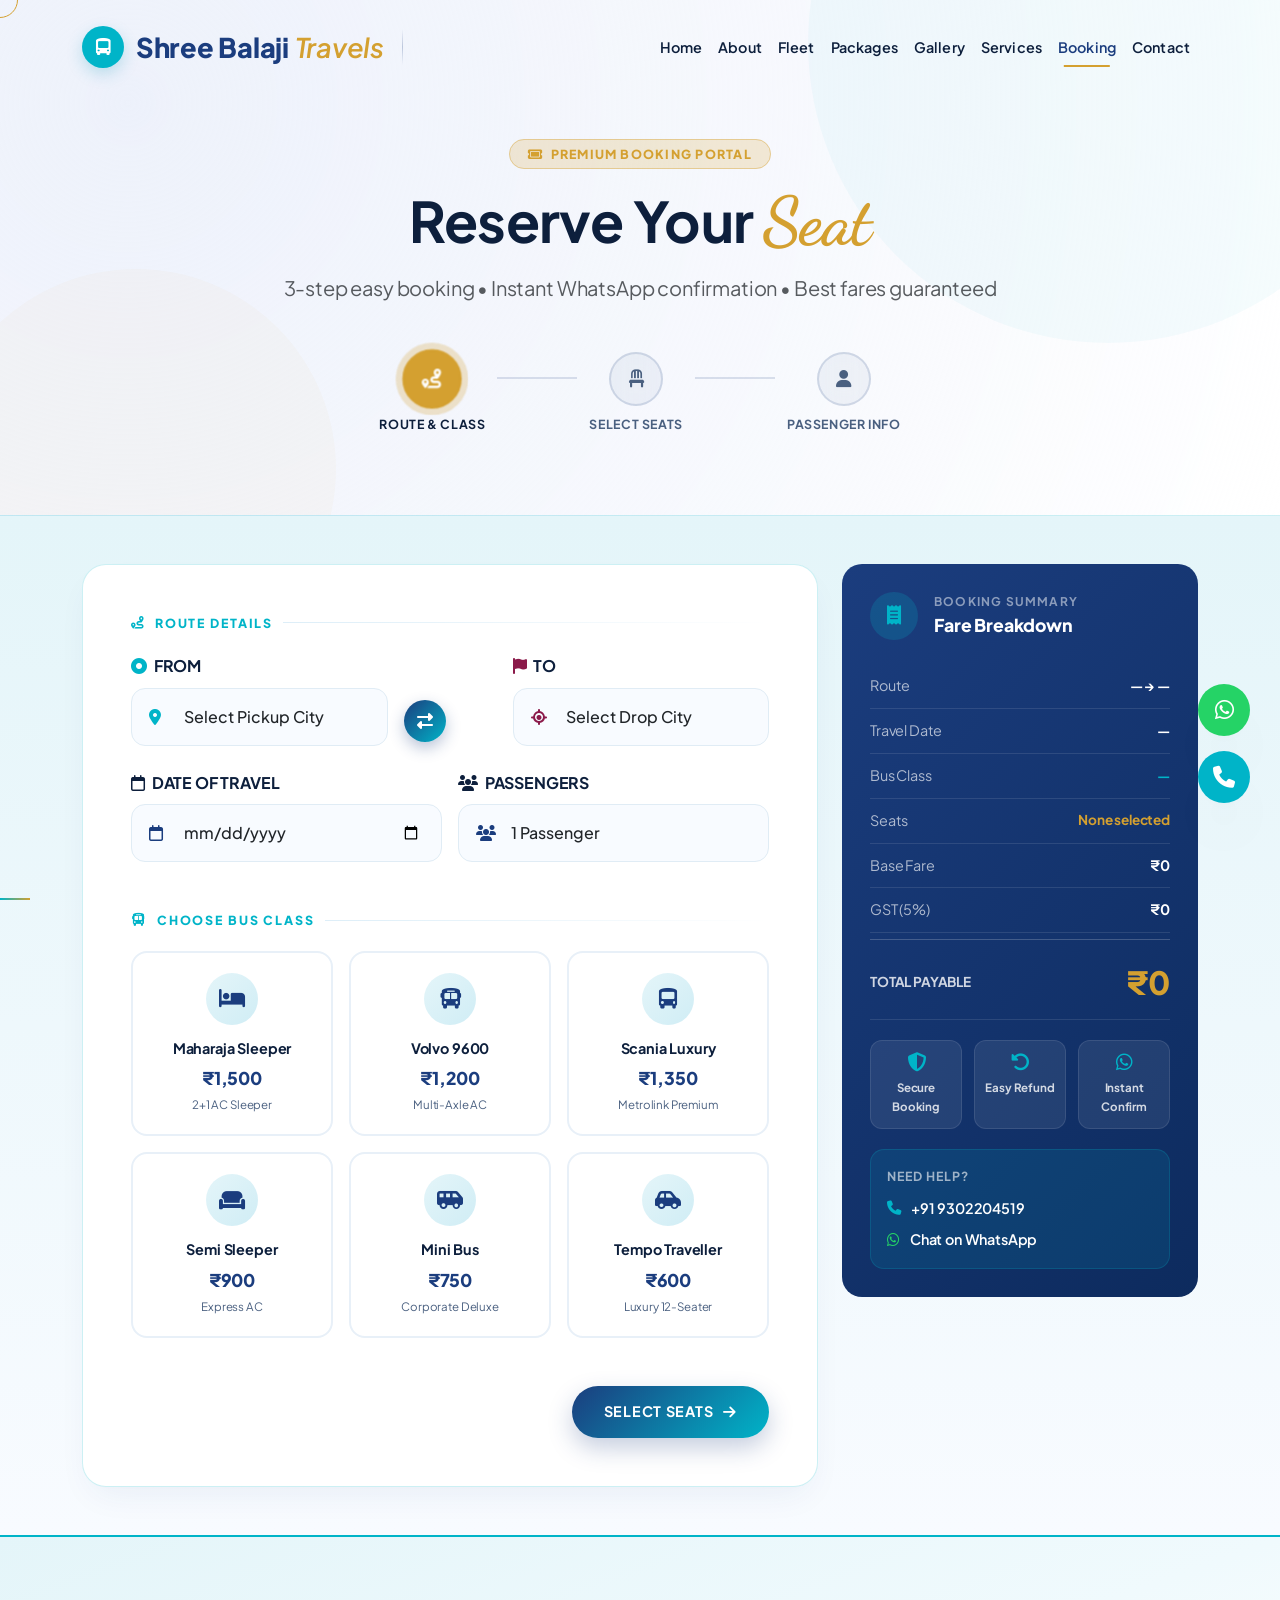
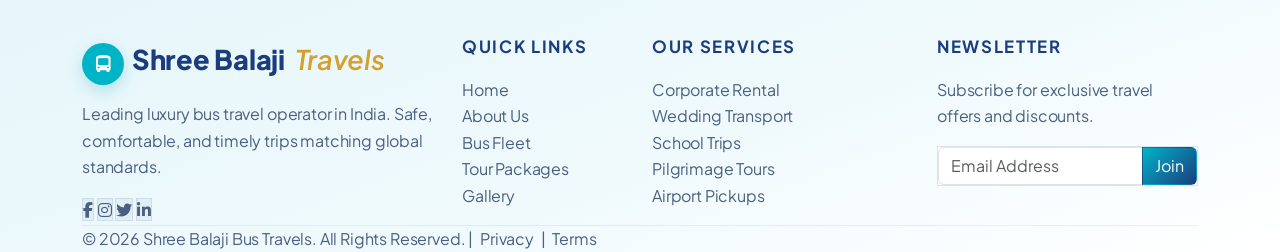
<file: booking.html>
<!DOCTYPE html>
<html lang="en">
<head>
  <meta charset="UTF-8">
  <meta name="viewport" content="width=device-width, initial-scale=1.0">
  <title>Book Tickets - Shree Balaji Bus Travels</title>
  <meta name="description" content="Book your luxury bus tickets online with Shree Balaji Bus Travels. Multi-step booking wizard with seat selection, route planning, and instant WhatsApp confirmation.">
  <link rel="icon" type="image/png" href="https://img.icons8.com/color/48/bus.png">
  <link href="https://cdn.jsdelivr.net/npm/bootstrap@5.3.0/dist/css/bootstrap.min.css" rel="stylesheet">
  <link href="https://cdnjs.cloudflare.com/ajax/libs/font-awesome/6.4.0/css/all.min.css" rel="stylesheet">
  <link href="https://cdn.jsdelivr.net/npm/aos@2.3.4/dist/aos.css" rel="stylesheet">
  <link href="css/style.css" rel="stylesheet">

  <style>
    /* ── BOOKING WIZARD STYLES ── */
    .booking-hero {
      background: radial-gradient(circle at 10% 20%, rgba(37, 99, 235, 0.05) 0%, rgba(255,255,255,1) 100%);
      padding: 140px 0 80px;
      position: relative;
      overflow: hidden;
      border-bottom: 1px solid var(--glass-border);
    }
    .booking-hero::before {
      content: '';
      position: absolute;
      top: -50%;
      right: -10%;
      width: 600px;
      height: 600px;
      background: rgba(0,180,200,0.04);
      border-radius: 50%;
      animation: pulse-bg 6s infinite alternate;
    }
    .booking-hero::after {
      content: '';
      position: absolute;
      bottom: -30%;
      left: -5%;
      width: 400px;
      height: 400px;
      background: rgba(212,160,48,0.03);
      border-radius: 50%;
      animation: pulse-bg 8s infinite alternate-reverse;
    }
    @keyframes pulse-bg {
      0% { transform: scale(1); opacity: 0.5; }
      100% { transform: scale(1.3); opacity: 1; }
    }

    /* Progress Steps */
    .wizard-progress {
      display: flex;
      align-items: center;
      justify-content: center;
      gap: 0;
      margin: 40px 0 0;
      position: relative;
      z-index: 2;
    }
    .wizard-step {
      display: flex;
      flex-direction: column;
      align-items: center;
      gap: 8px;
      position: relative;
    }
    .wizard-step-icon {
      width: 54px;
      height: 54px;
      border-radius: 50%;
      background: rgba(27, 61, 126, 0.05);
      border: 2px solid rgba(27, 61, 126, 0.15);
      display: flex;
      align-items: center;
      justify-content: center;
      font-size: 1.1rem;
      color: var(--text-muted);
      transition: all 0.4s ease;
      backdrop-filter: blur(10px);
    }
    .wizard-step.active .wizard-step-icon {
      background: #D4A030;
      border-color: #D4A030;
      color: white;
      box-shadow: 0 0 0 6px rgba(212,160,48,0.25);
      transform: scale(1.1);
    }
    .wizard-step.completed .wizard-step-icon {
      background: #00B4C8;
      border-color: #00B4C8;
      color: white;
    }
    .wizard-step-label {
      font-size: 0.78rem;
      font-weight: 700;
      color: var(--text-muted);
      text-transform: uppercase;
      letter-spacing: 0.05em;
      white-space: nowrap;
    }
    .wizard-step.active .wizard-step-label,
    .wizard-step.completed .wizard-step-label {
      color: var(--text-main);
    }
    .wizard-connector {
      width: 80px;
      height: 2px;
      background: rgba(27, 61, 126, 0.15);
      margin: 0 4px;
      margin-bottom: 30px;
      position: relative;
      overflow: hidden;
    }
    .wizard-connector.filled {
      background: #00B4C8;
    }

    /* Step Panels */
    .booking-step-panel {
      display: none;
      animation: fadeSlideIn 0.45s ease;
    }
    .booking-step-panel.active {
      display: block;
    }
    @keyframes fadeSlideIn {
      from { opacity: 0; transform: translateY(20px); }
      to { opacity: 1; transform: translateY(0); }
    }

    /* Step 1: Route Selection */
    .route-input-group {
      position: relative;
    }
    .route-input-group .form-control,
    .route-input-group .form-select {
      padding: 16px 20px 16px 52px;
      border: 1.5px solid #e0ecf5;
      border-radius: 14px;
      font-size: 1rem;
      font-weight: 500;
      transition: all 0.3s ease;
      background: #f8fbff;
    }
    .route-input-group .form-control:focus,
    .route-input-group .form-select:focus {
      border-color: #00B4C8;
      box-shadow: 0 0 0 4px rgba(0,180,200,0.1);
      background: white;
    }
    .route-input-group .input-icon {
      position: absolute;
      left: 18px;
      top: 50%;
      transform: translateY(-50%);
      color: #1B3D7E;
      font-size: 1rem;
      z-index: 5;
      pointer-events: none;
    }
    .swap-btn {
      width: 42px;
      height: 42px;
      background: linear-gradient(135deg, #1B3D7E, #00B4C8);
      color: white;
      border: none;
      border-radius: 50%;
      display: flex;
      align-items: center;
      justify-content: center;
      cursor: pointer;
      transition: all 0.3s ease;
      box-shadow: 0 6px 15px rgba(27,61,126,0.3);
    }
    .swap-btn:hover {
      transform: rotate(180deg) scale(1.1);
    }

    /* Bus Class Cards */
    .bus-class-grid {
      display: grid;
      grid-template-columns: repeat(auto-fill, minmax(200px, 1fr));
      gap: 16px;
    }
    .bus-class-card {
      border: 2px solid #e8f0f8;
      border-radius: 16px;
      padding: 20px 16px;
      cursor: pointer;
      transition: all 0.35s ease;
      background: white;
      position: relative;
      overflow: hidden;
      text-align: center;
    }
    .bus-class-card::before {
      content: '';
      position: absolute;
      top: 0; left: 0; right: 0;
      height: 4px;
      background: linear-gradient(90deg, #1B3D7E, #00B4C8);
      transform: scaleX(0);
      transition: transform 0.35s ease;
    }
    .bus-class-card:hover,
    .bus-class-card.selected {
      border-color: #00B4C8;
      transform: translateY(-4px);
      box-shadow: 0 15px 35px rgba(0,180,200,0.15);
    }
    .bus-class-card.selected::before {
      transform: scaleX(1);
    }
    .bus-class-card .check-badge {
      position: absolute;
      top: 10px;
      right: 10px;
      width: 22px;
      height: 22px;
      background: #00B4C8;
      border-radius: 50%;
      display: none;
      align-items: center;
      justify-content: center;
      font-size: 0.65rem;
      color: white;
    }
    .bus-class-card.selected .check-badge {
      display: flex;
    }
    .bus-class-card .bus-icon-circle {
      width: 52px;
      height: 52px;
      border-radius: 50%;
      background: linear-gradient(135deg, #e4f5f9, #d0edf5);
      display: flex;
      align-items: center;
      justify-content: center;
      font-size: 1.3rem;
      color: #1B3D7E;
      margin: 0 auto 12px;
      transition: all 0.35s ease;
    }
    .bus-class-card.selected .bus-icon-circle,
    .bus-class-card:hover .bus-icon-circle {
      background: linear-gradient(135deg, #1B3D7E, #00B4C8);
      color: white;
    }
    .bus-class-card .bus-name {
      font-weight: 700;
      font-size: 0.9rem;
      color: #0d1f3c;
      margin-bottom: 4px;
    }
    .bus-class-card .bus-price {
      font-size: 1.1rem;
      font-weight: 800;
      color: #1B3D7E;
    }
    .bus-class-card .bus-tag {
      font-size: 0.72rem;
      color: #4a6080;
      margin-top: 2px;
    }

    /* Step 2: Seat Map */
    .seat-map-container {
      background: linear-gradient(180deg, #f8fbff 0%, #eef6fc 100%);
      border-radius: 20px;
      padding: 30px;
      border: 1.5px solid #ddeef8;
    }
    .bus-front {
      display: flex;
      justify-content: center;
      margin-bottom: 20px;
    }
    .bus-front-shape {
      background: linear-gradient(135deg, #1B3D7E, #00B4C8);
      color: white;
      border-radius: 50px 50px 0 0;
      padding: 10px 40px;
      font-weight: 700;
      font-size: 0.85rem;
      letter-spacing: 0.1em;
    }
    .seat-row {
      display: flex;
      align-items: center;
      justify-content: center;
      gap: 8px;
      margin-bottom: 10px;
    }
    .seat-aisle {
      width: 30px;
      height: 30px;
      display: flex;
      align-items: center;
      justify-content: center;
      font-size: 0.7rem;
      color: #7a9ab5;
      font-weight: 600;
    }
    .seat-btn {
      width: 38px;
      height: 38px;
      border-radius: 8px 8px 4px 4px;
      border: 1.5px solid #c5ddf0;
      background: white;
      font-size: 0.65rem;
      font-weight: 700;
      color: #4a6080;
      cursor: pointer;
      transition: all 0.25s ease;
      display: flex;
      flex-direction: column;
      align-items: center;
      justify-content: center;
      position: relative;
    }
    .seat-btn::after {
      content: '';
      position: absolute;
      bottom: -4px;
      left: 4px;
      right: 4px;
      height: 4px;
      background: #c5ddf0;
      border-radius: 0 0 4px 4px;
      transition: background 0.25s ease;
    }
    .seat-btn:hover:not(.booked) {
      border-color: #00B4C8;
      background: #e4f5f9;
      transform: translateY(-2px);
    }
    .seat-btn.selected {
      background: linear-gradient(135deg, #D4A030, #e8b840);
      border-color: #D4A030;
      color: white;
      box-shadow: 0 6px 15px rgba(212,160,48,0.3);
      transform: translateY(-2px);
    }
    .seat-btn.selected::after { background: #b88a20; }
    .seat-btn.booked {
      background: #f0f0f5;
      border-color: #d5d5e5;
      color: #aaa;
      cursor: not-allowed;
    }
    .seat-btn.booked::after { background: #d5d5e5; }
    .seat-legend {
      display: flex;
      gap: 20px;
      justify-content: center;
      margin-bottom: 20px;
    }
    .seat-legend-item {
      display: flex;
      align-items: center;
      gap: 8px;
      font-size: 0.8rem;
      font-weight: 600;
      color: #4a6080;
    }
    .legend-box {
      width: 20px;
      height: 20px;
      border-radius: 5px;
      border: 1.5px solid transparent;
    }
    .legend-available { background: white; border-color: #c5ddf0; }
    .legend-booked { background: #f0f0f5; border-color: #d5d5e5; }
    .legend-selected { background: linear-gradient(135deg, #D4A030, #e8b840); border-color: #D4A030; }

    /* Selected Seats Tags */
    .selected-seats-tags {
      display: flex;
      flex-wrap: wrap;
      gap: 8px;
      min-height: 40px;
    }
    .seat-tag {
      background: linear-gradient(135deg, #D4A030, #e8b840);
      color: white;
      padding: 4px 12px;
      border-radius: 20px;
      font-size: 0.8rem;
      font-weight: 700;
      display: flex;
      align-items: center;
      gap: 6px;
      animation: popIn 0.3s cubic-bezier(0.34,1.56,0.64,1);
    }
    @keyframes popIn {
      from { transform: scale(0); opacity: 0; }
      to { transform: scale(1); opacity: 1; }
    }
    .seat-tag .remove-seat {
      cursor: pointer;
      opacity: 0.7;
      transition: opacity 0.2s;
    }
    .seat-tag .remove-seat:hover { opacity: 1; }

    /* Step 3: Passenger Info */
    .premium-input-group {
      position: relative;
      margin-bottom: 20px;
    }
    .premium-input-group label {
      font-size: 0.82rem;
      font-weight: 700;
      color: #1B3D7E;
      text-transform: uppercase;
      letter-spacing: 0.06em;
      margin-bottom: 8px;
      display: flex;
      align-items: center;
      gap: 8px;
    }
    .premium-input-group .form-control,
    .premium-input-group .form-select,
    .premium-input-group textarea {
      border: 1.5px solid #ddeef8;
      border-radius: 12px;
      padding: 14px 18px;
      font-size: 0.95rem;
      font-weight: 500;
      transition: all 0.3s ease;
      background: #f8fbff;
    }
    .premium-input-group .form-control:focus,
    .premium-input-group .form-select:focus,
    .premium-input-group textarea:focus {
      border-color: #00B4C8;
      box-shadow: 0 0 0 4px rgba(0,180,200,0.1);
      background: white;
    }

    /* Fare Summary Card */
    .fare-summary-card {
      background: linear-gradient(135deg, #1B3D7E 0%, #0d2b5e 100%);
      border-radius: 20px;
      padding: 28px;
      color: white;
      position: sticky;
      top: 100px;
    }
    .fare-row {
      display: flex;
      justify-content: space-between;
      align-items: center;
      padding: 10px 0;
      border-bottom: 1px solid rgba(255,255,255,0.1);
      font-size: 0.9rem;
    }
    .fare-row:last-child { border-bottom: none; }
    .fare-total {
      font-size: 2rem;
      font-weight: 800;
      color: #D4A030;
    }
    .trust-badges {
      display: flex;
      gap: 12px;
      margin-top: 20px;
    }
    .trust-badge {
      flex: 1;
      background: rgba(255,255,255,0.08);
      border-radius: 12px;
      padding: 12px 8px;
      text-align: center;
      font-size: 0.72rem;
      font-weight: 700;
      color: rgba(255,255,255,0.8);
      border: 1px solid rgba(255,255,255,0.1);
    }
    .trust-badge i {
      display: block;
      font-size: 1.2rem;
      margin-bottom: 6px;
      color: #00B4C8;
    }

    /* Step Navigation Buttons */
    .step-nav-btn {
      padding: 14px 32px;
      border-radius: 50px;
      font-weight: 700;
      font-size: 0.9rem;
      letter-spacing: 0.05em;
      text-transform: uppercase;
      cursor: pointer;
      transition: all 0.3s ease;
      border: none;
      display: inline-flex;
      align-items: center;
      gap: 10px;
    }
    .step-nav-btn.primary {
      background: linear-gradient(135deg, #1B3D7E, #00B4C8);
      color: white;
      box-shadow: 0 10px 25px rgba(27,61,126,0.25);
    }
    .step-nav-btn.primary:hover {
      transform: translateY(-3px);
      box-shadow: 0 15px 35px rgba(27,61,126,0.35);
    }
    .step-nav-btn.secondary {
      background: white;
      color: #1B3D7E;
      border: 2px solid #ddeef8;
    }
    .step-nav-btn.secondary:hover {
      border-color: #00B4C8;
      color: #00B4C8;
    }
    .step-nav-btn.whatsapp {
      background: linear-gradient(135deg, #25d366, #20ba5a);
      color: white;
      box-shadow: 0 10px 25px rgba(37,211,102,0.25);
    }
    .step-nav-btn.crimson {
      background: linear-gradient(135deg, #8B1A4A, #6a123a);
      color: white;
      box-shadow: 0 10px 25px rgba(139,26,74,0.25);
    }
    .step-nav-btn.crimson:hover {
      transform: translateY(-3px);
      box-shadow: 0 15px 35px rgba(139,26,74,0.35);
    }

    /* Section heading style inside form */
    .step-section-title {
      font-size: 0.78rem;
      font-weight: 800;
      text-transform: uppercase;
      letter-spacing: 0.15em;
      color: #00B4C8;
      margin-bottom: 20px;
      display: flex;
      align-items: center;
      gap: 10px;
    }
    .step-section-title::after {
      content: '';
      flex: 1;
      height: 1px;
      background: linear-gradient(90deg, #ddeef8, transparent);
    }

    /* Responsive */
    @media (max-width: 767.98px) {
      .wizard-connector { width: 30px; }
      .bus-class-grid { grid-template-columns: repeat(2, 1fr); }
    }
  </style>
</head>
<body>

  <!-- Custom Cursor -->
  <div class="custom-cursor"></div>
  <div class="custom-cursor-follower"></div>
  <div id="scroll-progress"></div>

  <!-- Preloader -->
  <div id="preloader">
    <div class="loader-bus"><i class="fa-solid fa-bus"></i></div>
    <div class="loader-road"></div>
  </div>

  <!-- Navbar -->
  <header>
    <nav class="navbar navbar-expand-lg fixed-top sticky">
      <div class="container">
        <a class="navbar-brand" href="index.html">
          <i class="fa-solid fa-bus-simple"></i>Shree Balaji<span> Travels</span>
        </a>
        <button class="navbar-toggler" type="button" data-bs-toggle="collapse" data-bs-target="#mainNavbar">
          <div class="navbar-toggler-icon"><span></span><span></span><span></span></div>
        </button>
        <div class="collapse navbar-collapse" id="mainNavbar">
          <div class="navbar-brand-divider d-none d-lg-block"></div>
          <ul class="navbar-nav ms-auto mb-2 mb-lg-0 align-items-lg-center">
            <li class="nav-item"><a class="nav-link" href="index.html">Home</a></li>
            <li class="nav-item"><a class="nav-link" href="about.html">About</a></li>
            <li class="nav-item"><a class="nav-link" href="fleet.html">Fleet</a></li>
            <li class="nav-item"><a class="nav-link" href="packages.html">Packages</a></li>
            <li class="nav-item"><a class="nav-link" href="gallery.html">Gallery</a></li>
            <li class="nav-item"><a class="nav-link" href="services.html">Services</a></li>
            <li class="nav-item"><a class="nav-link active" href="booking.html">Booking</a></li>
            <li class="nav-item"><a class="nav-link" href="contact.html">Contact</a></li>
          </ul>
        </div>
      </div>
    </nav>
  </header>

  <!-- ── BOOKING HERO ── -->
  <div class="booking-hero">
    <div class="container text-center position-relative" style="z-index:2;">
      <span style="background:rgba(212,160,48,0.2); color:#D4A030; border:1px solid rgba(212,160,48,0.4); padding:6px 18px; border-radius:50px; font-size:0.78rem; font-weight:800; text-transform:uppercase; letter-spacing:0.1em;">
        <i class="fa-solid fa-ticket me-1"></i> Premium Booking Portal
      </span>
      <h1 class="display-4 fw-bold mt-3 mb-2" style="font-family:var(--font-headings); color:#0d1f3c;">Reserve Your <span style="font-family:var(--font-script); color:#D4A030; font-size:1.2em;">Seat</span></h1>
      <p class="text-muted fs-5 mb-0">3-step easy booking • Instant WhatsApp confirmation • Best fares guaranteed</p>

      <!-- Wizard Progress -->
      <div class="wizard-progress mt-5 justify-content-center flex-wrap gap-2">
        <div class="wizard-step active" id="step-indicator-1">
          <div class="wizard-step-icon"><i class="fa-solid fa-route"></i></div>
          <div class="wizard-step-label">Route & Class</div>
        </div>
        <div class="wizard-connector" id="connector-1-2"></div>
        <div class="wizard-step" id="step-indicator-2">
          <div class="wizard-step-icon"><i class="fa-solid fa-chair"></i></div>
          <div class="wizard-step-label">Select Seats</div>
        </div>
        <div class="wizard-connector" id="connector-2-3"></div>
        <div class="wizard-step" id="step-indicator-3">
          <div class="wizard-step-icon"><i class="fa-solid fa-user"></i></div>
          <div class="wizard-step-label">Passenger Info</div>
        </div>
      </div>
    </div>
  </div>

  <!-- ── BOOKING BODY ── -->
  <section class="py-5" style="background: linear-gradient(180deg,#e4f5f9 0%,#f8fbff 100%);">
    <div class="container">
      <div class="row g-4 align-items-start">

        <!-- LEFT: Wizard Steps -->
        <div class="col-lg-8">

          <!-- ══ STEP 1: Route & Class ══ -->
          <div class="booking-step-panel active" id="step-panel-1" data-aos="fade-up">
            <div class="glass-card bg-white p-4 p-lg-5">

              <div class="step-section-title"><i class="fa-solid fa-route"></i> Route Details</div>

              <!-- From / To -->
              <div class="row g-3 align-items-end mb-4">
                <div class="col-md-5">
                  <label class="form-label fw-bold text-primary fs-sm mb-2"><i class="fa-solid fa-circle-dot me-1 text-accent"></i> FROM</label>
                  <div class="route-input-group">
                    <i class="fa-solid fa-location-dot input-icon" style="color:#00B4C8;"></i>
                    <select class="form-select" id="pickupPoint">
                      <option value="" disabled selected>Select Pickup City</option>
                      <option value="Delhi">Delhi — ISBT Kashmiri Gate</option>
                      <option value="Mumbai">Mumbai — Sion Circle</option>
                      <option value="Bangalore">Bangalore — Majestic</option>
                      <option value="Chennai">Chennai — Koyambedu</option>
                      <option value="Pune">Pune — Swargate</option>
                      <option value="Hyderabad">Hyderabad — Mahatma Gandhi</option>
                      <option value="Ahmedabad">Ahmedabad — Geeta Mandir</option>
                    </select>
                  </div>
                </div>
                <div class="col-md-2 text-center pb-1">
                  <button class="swap-btn" id="swapCities" title="Swap cities">
                    <i class="fa-solid fa-right-left"></i>
                  </button>
                </div>
                <div class="col-md-5">
                  <label class="form-label fw-bold text-primary fs-sm mb-2"><i class="fa-solid fa-flag me-1" style="color:#8B1A4A;"></i> TO</label>
                  <div class="route-input-group">
                    <i class="fa-solid fa-location-crosshairs input-icon" style="color:#8B1A4A;"></i>
                    <select class="form-select" id="dropPoint">
                      <option value="" disabled selected>Select Drop City</option>
                      <option value="Manali">Manali — Private Bus Stand</option>
                      <option value="Goa">Goa — Panaji</option>
                      <option value="Ooty">Ooty — Main Bus Stand</option>
                      <option value="Mahabaleshwar">Mahabaleshwar — Center</option>
                      <option value="Shimla">Shimla — ISBT Tutikandi</option>
                      <option value="Nainital">Nainital — Tallital</option>
                      <option value="Varanasi">Varanasi — Cantt</option>
                    </select>
                  </div>
                </div>
              </div>

              <!-- Date -->
              <div class="row g-3 mb-5">
                <div class="col-md-6">
                  <label class="form-label fw-bold text-primary fs-sm mb-2"><i class="fa-regular fa-calendar me-1"></i> DATE OF TRAVEL</label>
                  <div class="route-input-group">
                    <i class="fa-regular fa-calendar input-icon"></i>
                    <input type="date" class="form-control" id="travelDate">
                  </div>
                </div>
                <div class="col-md-6">
                  <label class="form-label fw-bold text-primary fs-sm mb-2"><i class="fa-solid fa-users me-1"></i> PASSENGERS</label>
                  <div class="route-input-group">
                    <i class="fa-solid fa-users input-icon"></i>
                    <select class="form-select" id="passengerCount">
                      <option value="1">1 Passenger</option>
                      <option value="2">2 Passengers</option>
                      <option value="3">3 Passengers</option>
                      <option value="4">4 Passengers</option>
                      <option value="5">5 Passengers</option>
                      <option value="6">6+ Passengers (Group)</option>
                    </select>
                  </div>
                </div>
              </div>

              <!-- Bus Class Selection -->
              <div class="step-section-title"><i class="fa-solid fa-bus"></i> Choose Bus Class</div>
              <div class="bus-class-grid mb-5" id="busClassGrid">
                <div class="bus-class-card" data-class="AC Sleeper" data-price="1500">
                  <div class="check-badge"><i class="fa-solid fa-check"></i></div>
                  <div class="bus-icon-circle"><i class="fa-solid fa-bed"></i></div>
                  <div class="bus-name">Maharaja Sleeper</div>
                  <div class="bus-price">₹1,500</div>
                  <div class="bus-tag">2+1 AC Sleeper</div>
                </div>
                <div class="bus-class-card" data-class="Volvo" data-price="1200">
                  <div class="check-badge"><i class="fa-solid fa-check"></i></div>
                  <div class="bus-icon-circle"><i class="fa-solid fa-bus"></i></div>
                  <div class="bus-name">Volvo 9600</div>
                  <div class="bus-price">₹1,200</div>
                  <div class="bus-tag">Multi-Axle AC</div>
                </div>
                <div class="bus-class-card" data-class="Scania" data-price="1350">
                  <div class="check-badge"><i class="fa-solid fa-check"></i></div>
                  <div class="bus-icon-circle"><i class="fa-solid fa-bus-simple"></i></div>
                  <div class="bus-name">Scania Luxury</div>
                  <div class="bus-price">₹1,350</div>
                  <div class="bus-tag">Metrolink Premium</div>
                </div>
                <div class="bus-class-card" data-class="Semi Sleeper" data-price="900">
                  <div class="check-badge"><i class="fa-solid fa-check"></i></div>
                  <div class="bus-icon-circle"><i class="fa-solid fa-couch"></i></div>
                  <div class="bus-name">Semi Sleeper</div>
                  <div class="bus-price">₹900</div>
                  <div class="bus-tag">Express AC</div>
                </div>
                <div class="bus-class-card" data-class="Mini Bus" data-price="750">
                  <div class="check-badge"><i class="fa-solid fa-check"></i></div>
                  <div class="bus-icon-circle"><i class="fa-solid fa-van-shuttle"></i></div>
                  <div class="bus-name">Mini Bus</div>
                  <div class="bus-price">₹750</div>
                  <div class="bus-tag">Corporate Deluxe</div>
                </div>
                <div class="bus-class-card" data-class="Tempo Traveller" data-price="600">
                  <div class="check-badge"><i class="fa-solid fa-check"></i></div>
                  <div class="bus-icon-circle"><i class="fa-solid fa-car-side"></i></div>
                  <div class="bus-name">Tempo Traveller</div>
                  <div class="bus-price">₹600</div>
                  <div class="bus-tag">Luxury 12-Seater</div>
                </div>
              </div>

              <div class="d-flex justify-content-end">
                <button class="step-nav-btn primary" onclick="goToStep(2)">
                  Select Seats <i class="fa-solid fa-arrow-right"></i>
                </button>
              </div>
            </div>
          </div>

          <!-- ══ STEP 2: Seat Selection ══ -->
          <div class="booking-step-panel" id="step-panel-2">
            <div class="glass-card bg-white p-4 p-lg-5">

              <div class="step-section-title"><i class="fa-solid fa-chair"></i> Select Your Seats</div>

              <div class="seat-legend">
                <div class="seat-legend-item"><div class="legend-box legend-available"></div> Available</div>
                <div class="seat-legend-item"><div class="legend-box legend-booked"></div> Booked</div>
                <div class="seat-legend-item"><div class="legend-box legend-selected"></div> Your Selection</div>
              </div>

              <!-- Bus Seat Map -->
              <div class="seat-map-container">
                <div class="bus-front">
                  <div class="bus-front-shape"><i class="fa-solid fa-steering-wheel me-2"></i> DRIVER — FRONT</div>
                </div>
                <div id="seatMapGrid"></div>
              </div>

              <!-- Selected Seats -->
              <div class="mt-4">
                <div class="d-flex align-items-center justify-content-between mb-2">
                  <span class="fw-bold" style="color:#1B3D7E; font-size:0.85rem;">SELECTED SEATS:</span>
                  <span id="selectedCount" class="fw-bold" style="color:#D4A030;">0 seats</span>
                </div>
                <div class="selected-seats-tags" id="selectedSeatsTags">
                  <span class="text-muted" style="font-size:0.85rem;" id="noSeatMsg">Click seats above to select them...</span>
                </div>
              </div>

              <div class="d-flex justify-content-between mt-5">
                <button class="step-nav-btn secondary" onclick="goToStep(1)">
                  <i class="fa-solid fa-arrow-left"></i> Back
                </button>
                <button class="step-nav-btn primary" onclick="goToStep(3)">
                  Passenger Info <i class="fa-solid fa-arrow-right"></i>
                </button>
              </div>
            </div>
          </div>

          <!-- ══ STEP 3: Passenger Info ══ -->
          <div class="booking-step-panel" id="step-panel-3">
            <div class="glass-card bg-white p-4 p-lg-5">

              <div class="step-section-title"><i class="fa-solid fa-user"></i> Passenger Information</div>
              <form id="bookingForm" novalidate>
                <div class="row g-3">
                  <div class="col-md-6">
                    <div class="premium-input-group">
                      <label><i class="fa-regular fa-user"></i> Full Name *</label>
                      <input type="text" class="form-control" id="passengerName" placeholder="Enter full name" required>
                    </div>
                  </div>
                  <div class="col-md-6">
                    <div class="premium-input-group">
                      <label><i class="fa-solid fa-phone"></i> Mobile Number *</label>
                      <input type="tel" class="form-control" id="passengerPhone" placeholder="10-digit phone number" required>
                    </div>
                  </div>
                  <div class="col-md-6">
                    <div class="premium-input-group">
                      <label><i class="fa-regular fa-envelope"></i> Email Address</label>
                      <input type="email" class="form-control" id="passengerEmail" placeholder="your@email.com">
                    </div>
                  </div>
                  <div class="col-md-6">
                    <div class="premium-input-group">
                      <label><i class="fa-solid fa-id-card"></i> ID Proof Type</label>
                      <select class="form-select" id="idProof">
                        <option value="">Select ID Proof</option>
                        <option value="Aadhaar">Aadhaar Card</option>
                        <option value="PAN">PAN Card</option>
                        <option value="Passport">Passport</option>
                        <option value="Voter">Voter ID</option>
                        <option value="DL">Driving License</option>
                      </select>
                    </div>
                  </div>
                  <div class="col-12">
                    <div class="premium-input-group">
                      <label><i class="fa-regular fa-note-sticky"></i> Special Requests / Tour Package</label>
                      <textarea class="form-control" id="specialRequest" rows="3" placeholder="E.g., senior citizen seat, extra luggage, wheelchair access, tour name..."></textarea>
                    </div>
                  </div>
                </div>

                <!-- Terms -->
                <div class="d-flex align-items-start gap-3 p-4 rounded-3 mt-2 mb-4" style="background:#f0faff; border:1px solid #ddeef8;">
                  <input type="checkbox" class="form-check-input mt-1" id="termsCheck" style="min-width:18px; height:18px;">
                  <label for="termsCheck" class="text-muted small">I agree to the <a href="terms.html" class="fw-bold" style="color:#1B3D7E;">Terms & Conditions</a> and <a href="privacy.html" class="fw-bold" style="color:#1B3D7E;">Privacy Policy</a> of Shree Balaji Bus Travels. I understand that ticket confirmation is subject to seat availability.</label>
                </div>

                <div class="d-flex flex-wrap gap-3 justify-content-between">
                  <button type="button" class="step-nav-btn secondary" onclick="goToStep(2)">
                    <i class="fa-solid fa-arrow-left"></i> Back
                  </button>
                  <div class="d-flex gap-3 flex-wrap">
                    <button type="button" id="btnWhatsappBooking" class="step-nav-btn whatsapp">
                      <i class="fa-brands fa-whatsapp"></i> WhatsApp Booking
                    </button>
                    <button type="submit" class="step-nav-btn crimson">
                      <i class="fa-solid fa-credit-card"></i> Confirm Booking
                    </button>
                  </div>
                </div>
              </form>
            </div>
          </div>

        </div>

        <!-- RIGHT: Fare Summary -->
        <div class="col-lg-4">
          <div class="fare-summary-card" data-aos="fade-left">
            <div class="d-flex align-items-center gap-3 mb-4">
              <div style="width:48px;height:48px;border-radius:50%;background:rgba(0,180,200,0.2);display:flex;align-items:center;justify-content:center;font-size:1.2rem;color:#00B4C8;">
                <i class="fa-solid fa-receipt"></i>
              </div>
              <div>
                <div style="font-size:0.75rem;font-weight:700;text-transform:uppercase;letter-spacing:0.1em;color:rgba(255,255,255,0.5);">Booking Summary</div>
                <div style="font-size:1.1rem;font-weight:800;color:white;">Fare Breakdown</div>
              </div>
            </div>

            <div class="fare-row">
              <span style="color:rgba(255,255,255,0.65);">Route</span>
              <span id="summaryRoute" class="fw-bold" style="color:white; font-size:0.85rem; text-align:right; max-width:55%;">Not selected</span>
            </div>
            <div class="fare-row">
              <span style="color:rgba(255,255,255,0.65);">Travel Date</span>
              <span id="summaryDate" class="fw-bold" style="color:white; font-size:0.85rem;">—</span>
            </div>
            <div class="fare-row">
              <span style="color:rgba(255,255,255,0.65);">Bus Class</span>
              <span id="summaryClass" class="fw-bold" style="color:#00B4C8; font-size:0.85rem;">—</span>
            </div>
            <div class="fare-row">
              <span style="color:rgba(255,255,255,0.65);">Seats</span>
              <span id="summarySeats" class="fw-bold" style="color:#D4A030; font-size:0.85rem;">None selected</span>
            </div>
            <div class="fare-row">
              <span style="color:rgba(255,255,255,0.65);">Base Fare</span>
              <span id="summaryBaseFare" class="fw-bold" style="color:white;">₹0</span>
            </div>
            <div class="fare-row">
              <span style="color:rgba(255,255,255,0.65);">GST (5%)</span>
              <span id="summaryGST" class="fw-bold" style="color:white;">₹0</span>
            </div>
            <div class="fare-row" style="border-top:1px solid rgba(255,255,255,0.2); margin-top:6px; padding-top:16px;">
              <span style="font-size:0.85rem;font-weight:700;color:rgba(255,255,255,0.8);">TOTAL PAYABLE</span>
              <span class="fare-total" id="summaryTotal">₹0</span>
            </div>

            <!-- Trust Badges -->
            <div class="trust-badges">
              <div class="trust-badge">
                <i class="fa-solid fa-shield-halved"></i> Secure Booking
              </div>
              <div class="trust-badge">
                <i class="fa-solid fa-rotate-left"></i> Easy Refund
              </div>
              <div class="trust-badge">
                <i class="fa-brands fa-whatsapp"></i> Instant Confirm
              </div>
            </div>

            <!-- Contact -->
            <div style="background:rgba(0,180,200,0.12); border-radius:14px; padding:16px; margin-top:20px; border:1px solid rgba(0,180,200,0.2);">
              <div style="font-size:0.78rem; font-weight:700; color:rgba(255,255,255,0.6); margin-bottom:10px; text-transform:uppercase; letter-spacing:0.08em;">Need help?</div>
              <a href="tel:+919999999999" style="color:white; text-decoration:none; display:flex; align-items:center; gap:10px; margin-bottom:8px; font-size:0.9rem; font-weight:600;">
                <i class="fa-solid fa-phone" style="color:#00B4C8;"></i> +91 9302204519
              </a>
              <a href="https://wa.me/919999999999" target="_blank" style="color:white; text-decoration:none; display:flex; align-items:center; gap:10px; font-size:0.9rem; font-weight:600;">
                <i class="fa-brands fa-whatsapp" style="color:#25d366;"></i> Chat on WhatsApp
              </a>
            </div>
          </div>
        </div>

      </div>
    </div>
  </section>

  <!-- ── SUCCESS MODAL ── -->
  <div class="modal fade" id="successModal" tabindex="-1" aria-hidden="true">
    <div class="modal-dialog modal-dialog-centered">
      <div class="modal-content glass-card bg-white border-0 rounded-4 overflow-hidden">
        <div style="background:linear-gradient(135deg,#1B3D7E,#00B4C8); padding:30px; text-align:center; color:white;">
          <div style="width:70px;height:70px;background:rgba(255,255,255,0.15);border-radius:50%;display:flex;align-items:center;justify-content:center;margin:0 auto 16px;font-size:2rem;">
            <i class="fa-solid fa-circle-check" style="color:#D4A030;"></i>
          </div>
          <h4 class="fw-bold mb-1">Booking Confirmed!</h4>
          <p class="mb-0" style="opacity:0.75;font-size:0.9rem;">Safe Travels with Shree Balaji Travels</p>
          <button type="button" class="btn-close btn-close-white position-absolute top-0 end-0 m-3" data-bs-dismiss="modal"></button>
        </div>
        <div class="p-4">
          <div id="bookingSummary" class="mb-4"></div>
          <button type="button" class="step-nav-btn primary w-100 justify-content-center" data-bs-dismiss="modal">Close Window</button>
        </div>
      </div>
    </div>
  </div>

  <!-- Footer -->
  <footer class="mt-0">
    <div class="container">
      <div class="row g-4">
        <div class="col-lg-4 col-md-6">
          <a class="navbar-brand text-white d-block mb-3" href="index.html">
            <i class="fa-solid fa-bus-simple me-2"></i>Shree Balaji<span> Travels</span>
          </a>
          <p>Leading luxury bus travel operator in India. Safe, comfortable, and timely trips matching global standards.</p>
          <div class="footer-social-links">
            <a href="#" class="footer-social-link"><i class="fa-brands fa-facebook-f"></i></a>
            <a href="#" class="footer-social-link"><i class="fa-brands fa-instagram"></i></a>
            <a href="#" class="footer-social-link"><i class="fa-brands fa-twitter"></i></a>
            <a href="#" class="footer-social-link"><i class="fa-brands fa-linkedin-in"></i></a>
          </div>
        </div>
        <div class="col-lg-2 col-md-6">
          <h5>Quick Links</h5>
          <ul class="list-unstyled">
            <li><a href="index.html">Home</a></li>
            <li><a href="about.html">About Us</a></li>
            <li><a href="fleet.html">Bus Fleet</a></li>
            <li><a href="packages.html">Tour Packages</a></li>
            <li><a href="gallery.html">Gallery</a></li>
          </ul>
        </div>
        <div class="col-lg-3 col-md-6">
          <h5>Our Services</h5>
          <ul class="list-unstyled">
            <li><a href="services.html">Corporate Rental</a></li>
            <li><a href="services.html">Wedding Transport</a></li>
            <li><a href="services.html">School Trips</a></li>
            <li><a href="services.html">Pilgrimage Tours</a></li>
            <li><a href="services.html">Airport Pickups</a></li>
          </ul>
        </div>
        <div class="col-lg-3 col-md-6">
          <h5>Newsletter</h5>
          <p>Subscribe for exclusive travel offers and discounts.</p>
          <form class="newsletter-form mt-3">
            <div class="input-group">
              <input type="email" class="form-control" placeholder="Email Address" required>
              <button type="submit" class="btn">Join</button>
            </div>
          </form>
        </div>
      </div>
      <div class="footer-bottom d-flex flex-wrap justify-content-between align-items-center">
        <div>&copy; 2026 Shree Balaji Bus Travels. All Rights Reserved. | <a href="privacy.html" class="mx-1">Privacy</a> | <a href="terms.html" class="mx-1">Terms</a></div>
        <div></div>
      </div>
    </div>
  </footer>

  <!-- Floating Widgets -->
  <div class="floating-widgets">
    <a href="https://wa.me/919999999999?text=Hello%2C%20I%20want%20to%20book%20a%20bus." target="_blank" class="btn-floating btn-floating-whatsapp" title="WhatsApp Booking">
      <i class="fa-brands fa-whatsapp"></i>
    </a>
    <a href="tel:+919999999999" class="btn-floating btn-floating-call" title="Call Now">
      <i class="fa-solid fa-phone"></i>
    </a>
    <a href="#" class="btn-floating btn-floating-top" title="Back to Top">
      <i class="fa-solid fa-arrow-up"></i>
    </a>
  </div>

  <script src="https://cdn.jsdelivr.net/npm/bootstrap@5.3.0/dist/js/bootstrap.bundle.min.js"></script>
  <script src="https://cdn.jsdelivr.net/npm/aos@2.3.4/dist/aos.js"></script>
  <script src="js/main.js"></script>

  <script>
  // ── BOOKING WIZARD LOGIC ──
  let currentStep = 1;
  let selectedClass = '';
  let selectedClassPrice = 0;
  let selectedSeats = [];
  let bookedSeats = ['1B','2A','3C','4D','5A','6B','7C'];

  // ── Step Navigation ──
  function goToStep(step) {
    // Validate step 1
    if (step > 1 && !selectedClass) {
      alert('Please select a Bus Class to continue.');
      return;
    }
    if (step > 2 && selectedSeats.length === 0) {
      alert('Please select at least one seat to continue.');
      return;
    }

    document.getElementById('step-panel-' + currentStep).classList.remove('active');
    document.getElementById('step-indicator-' + currentStep).classList.remove('active');
    document.getElementById('step-indicator-' + currentStep).classList.add('completed');

    currentStep = step;
    document.getElementById('step-panel-' + currentStep).classList.add('active');
    document.getElementById('step-indicator-' + currentStep).classList.add('active');
    document.getElementById('step-indicator-' + currentStep).classList.remove('completed');

    // Fill connectors
    if (currentStep >= 2) document.getElementById('connector-1-2').classList.add('filled');
    else document.getElementById('connector-1-2').classList.remove('filled');
    if (currentStep >= 3) document.getElementById('connector-2-3').classList.add('filled');
    else document.getElementById('connector-2-3').classList.remove('filled');

    window.scrollTo({ top: 0, behavior: 'smooth' });
  }

  // ── Bus Class Selection ──
  document.querySelectorAll('.bus-class-card').forEach(card => {
    card.addEventListener('click', function () {
      document.querySelectorAll('.bus-class-card').forEach(c => c.classList.remove('selected'));
      this.classList.add('selected');
      selectedClass = this.dataset.class;
      selectedClassPrice = parseInt(this.dataset.price);
      updateSummary();
    });
  });

  // ── Swap Cities ──
  document.getElementById('swapCities').addEventListener('click', function () {
    const pickup = document.getElementById('pickupPoint');
    const drop = document.getElementById('dropPoint');
    const temp = pickup.value;
    pickup.value = drop.value;
    drop.value = temp;
    updateSummary();
  });

  // ── Live Summary Updates ──
  ['pickupPoint','dropPoint','travelDate','passengerCount'].forEach(id => {
    document.getElementById(id).addEventListener('change', updateSummary);
  });

  function updateSummary() {
    const pickup = document.getElementById('pickupPoint').value || '—';
    const drop = document.getElementById('dropPoint').value || '—';
    const date = document.getElementById('travelDate').value;
    
    document.getElementById('summaryRoute').textContent = pickup && drop ? `${pickup} → ${drop}` : 'Not selected';
    document.getElementById('summaryDate').textContent = date ? new Date(date).toLocaleDateString('en-IN', {day:'numeric',month:'short',year:'numeric'}) : '—';
    document.getElementById('summaryClass').textContent = selectedClass || '—';
    document.getElementById('summarySeats').textContent = selectedSeats.length ? selectedSeats.join(', ') : 'None selected';

    const baseFare = selectedSeats.length * selectedClassPrice;
    const gst = Math.round(baseFare * 0.05);
    const total = baseFare + gst;

    document.getElementById('summaryBaseFare').textContent = '₹' + baseFare.toLocaleString('en-IN');
    document.getElementById('summaryGST').textContent = '₹' + gst.toLocaleString('en-IN');
    document.getElementById('summaryTotal').textContent = '₹' + total.toLocaleString('en-IN');
  }

  // ── Build Seat Map ──
  const seatRows = [
    ['1A','1B', null, '1C','1D'],
    ['2A','2B', null, '2C','2D'],
    ['3A','3B', null, '3C','3D'],
    ['4A','4B', null, '4C','4D'],
    ['5A','5B', null, '5C','5D'],
    ['6A','6B', null, '6C','6D'],
    ['7A','7B', null, '7C','7D'],
    [null, null, null, null, '8D'], // Last row back seat
  ];

  function buildSeatMap() {
    const grid = document.getElementById('seatMapGrid');
    grid.innerHTML = '';
    seatRows.forEach(row => {
      const rowDiv = document.createElement('div');
      rowDiv.className = 'seat-row';
      row.forEach((seat, idx) => {
        if (seat === null && idx === 2) {
          // Aisle
          const aisle = document.createElement('div');
          aisle.className = 'seat-aisle';
          aisle.innerHTML = '<i class="fa-solid fa-ellipsis-v"></i>';
          rowDiv.appendChild(aisle);
        } else if (seat === null) {
          const empty = document.createElement('div');
          empty.style.width = '38px';
          empty.style.height = '38px';
          rowDiv.appendChild(empty);
        } else {
          const btn = document.createElement('button');
          btn.className = 'seat-btn';
          btn.textContent = seat;
          btn.dataset.seat = seat;
          if (bookedSeats.includes(seat)) {
            btn.classList.add('booked');
            btn.disabled = true;
          }
          btn.addEventListener('click', () => toggleSeat(seat, btn));
          rowDiv.appendChild(btn);
        }
      });
      grid.appendChild(rowDiv);
    });
  }

  function toggleSeat(seat, btn) {
    if (btn.classList.contains('booked')) return;
    if (btn.classList.contains('selected')) {
      btn.classList.remove('selected');
      selectedSeats = selectedSeats.filter(s => s !== seat);
    } else {
      btn.classList.add('selected');
      selectedSeats.push(seat);
    }
    renderSelectedTags();
    updateSummary();
  }

  function renderSelectedTags() {
    const tagsContainer = document.getElementById('selectedSeatsTags');
    const noMsg = document.getElementById('noSeatMsg');
    const countEl = document.getElementById('selectedCount');
    
    tagsContainer.innerHTML = '';
    countEl.textContent = selectedSeats.length + ' seat' + (selectedSeats.length !== 1 ? 's' : '');

    if (selectedSeats.length === 0) {
      const msg = document.createElement('span');
      msg.className = 'text-muted';
      msg.style.fontSize = '0.85rem';
      msg.id = 'noSeatMsg';
      msg.textContent = 'Click seats above to select them...';
      tagsContainer.appendChild(msg);
    } else {
      selectedSeats.forEach(seat => {
        const tag = document.createElement('span');
        tag.className = 'seat-tag';
        tag.innerHTML = `<i class="fa-solid fa-chair"></i> ${seat} <span class="remove-seat" onclick="removeSeat('${seat}')"><i class="fa-solid fa-xmark"></i></span>`;
        tagsContainer.appendChild(tag);
      });
    }
  }

  function removeSeat(seat) {
    selectedSeats = selectedSeats.filter(s => s !== seat);
    const btn = document.querySelector(`.seat-btn[data-seat="${seat}"]`);
    if (btn) btn.classList.remove('selected');
    renderSelectedTags();
    updateSummary();
  }

  // ── Booking Form Submission ──
  document.getElementById('bookingForm').addEventListener('submit', function (e) {
    e.preventDefault();
    const name = document.getElementById('passengerName').value.trim();
    const phone = document.getElementById('passengerPhone').value.trim();
    const terms = document.getElementById('termsCheck').checked;
    
    if (!name || !phone) { alert('Please fill in your name and phone number.'); return; }
    if (!terms) { alert('Please accept the Terms & Conditions to proceed.'); return; }

    const pickup = document.getElementById('pickupPoint').value;
    const drop = document.getElementById('dropPoint').value;
    const date = document.getElementById('travelDate').value;
    const baseFare = selectedSeats.length * selectedClassPrice;
    const gst = Math.round(baseFare * 0.05);
    const total = baseFare + gst;

    document.getElementById('bookingSummary').innerHTML = `
      <div style="background:#f0faff;border-radius:14px;padding:20px;border:1px solid #ddeef8;">
        <div style="display:flex;justify-content:space-between;padding:8px 0;border-bottom:1px solid #e0ecf5;font-size:0.9rem;"><span style="color:#4a6080;">Name</span><strong>${name}</strong></div>
        <div style="display:flex;justify-content:space-between;padding:8px 0;border-bottom:1px solid #e0ecf5;font-size:0.9rem;"><span style="color:#4a6080;">Route</span><strong>${pickup} → ${drop}</strong></div>
        <div style="display:flex;justify-content:space-between;padding:8px 0;border-bottom:1px solid #e0ecf5;font-size:0.9rem;"><span style="color:#4a6080;">Seats</span><strong style="color:#D4A030;">${selectedSeats.join(', ') || 'Not specified'}</strong></div>
        <div style="display:flex;justify-content:space-between;padding:8px 0;font-size:1.1rem;"><span style="color:#4a6080;">Total Paid</span><strong style="color:#1B3D7E;font-size:1.3rem;">₹${total.toLocaleString('en-IN')}</strong></div>
      </div>`;

    new bootstrap.Modal(document.getElementById('successModal')).show();
  });

  // ── WhatsApp Booking ──
  document.getElementById('btnWhatsappBooking').addEventListener('click', function () {
    const name = document.getElementById('passengerName').value || 'Not provided';
    const phone = document.getElementById('passengerPhone').value || 'Not provided';
    const pickup = document.getElementById('pickupPoint').value || '—';
    const drop = document.getElementById('dropPoint').value || '—';
    const date = document.getElementById('travelDate').value || '—';
    const seats = selectedSeats.join(', ') || 'Not selected';
    const special = document.getElementById('specialRequest').value || 'None';
    const baseFare = selectedSeats.length * selectedClassPrice;
    const total = baseFare + Math.round(baseFare * 0.05);

    const msg = `*🚌 Shree Balaji Bus Travels — Booking Request*\n\n` +
      `👤 Name: ${name}\n📞 Phone: ${phone}\n\n` +
      `📍 From: ${pickup}\n🏁 To: ${drop}\n📅 Date: ${date}\n🚌 Class: ${selectedClass || 'Not selected'}\n💺 Seats: ${seats}\n` +
      `💰 Total Estimate: ₹${total.toLocaleString('en-IN')}\n\n📝 Special Request: ${special}`;

    window.open('https://wa.me/919999999999?text=' + encodeURIComponent(msg), '_blank');
  });

  // ── Query Params Pre-fill ──
  document.addEventListener('DOMContentLoaded', () => {
    buildSeatMap();
    const params = new URLSearchParams(window.location.search);
    if (params.has('pickup')) document.getElementById('pickupPoint').value = params.get('pickup');
    if (params.has('drop')) document.getElementById('dropPoint').value = params.get('drop');
    if (params.has('date')) document.getElementById('travelDate').value = params.get('date');
    if (params.has('specialRequest')) document.getElementById('specialRequest').value = params.get('specialRequest');
    if (params.has('busType')) {
      const busType = params.get('busType');
      document.querySelectorAll('.bus-class-card').forEach(card => {
        if (card.dataset.class === busType) {
          card.click();
        }
      });
    }
    updateSummary();
  });
  </script>
</body>
</html>
</file>
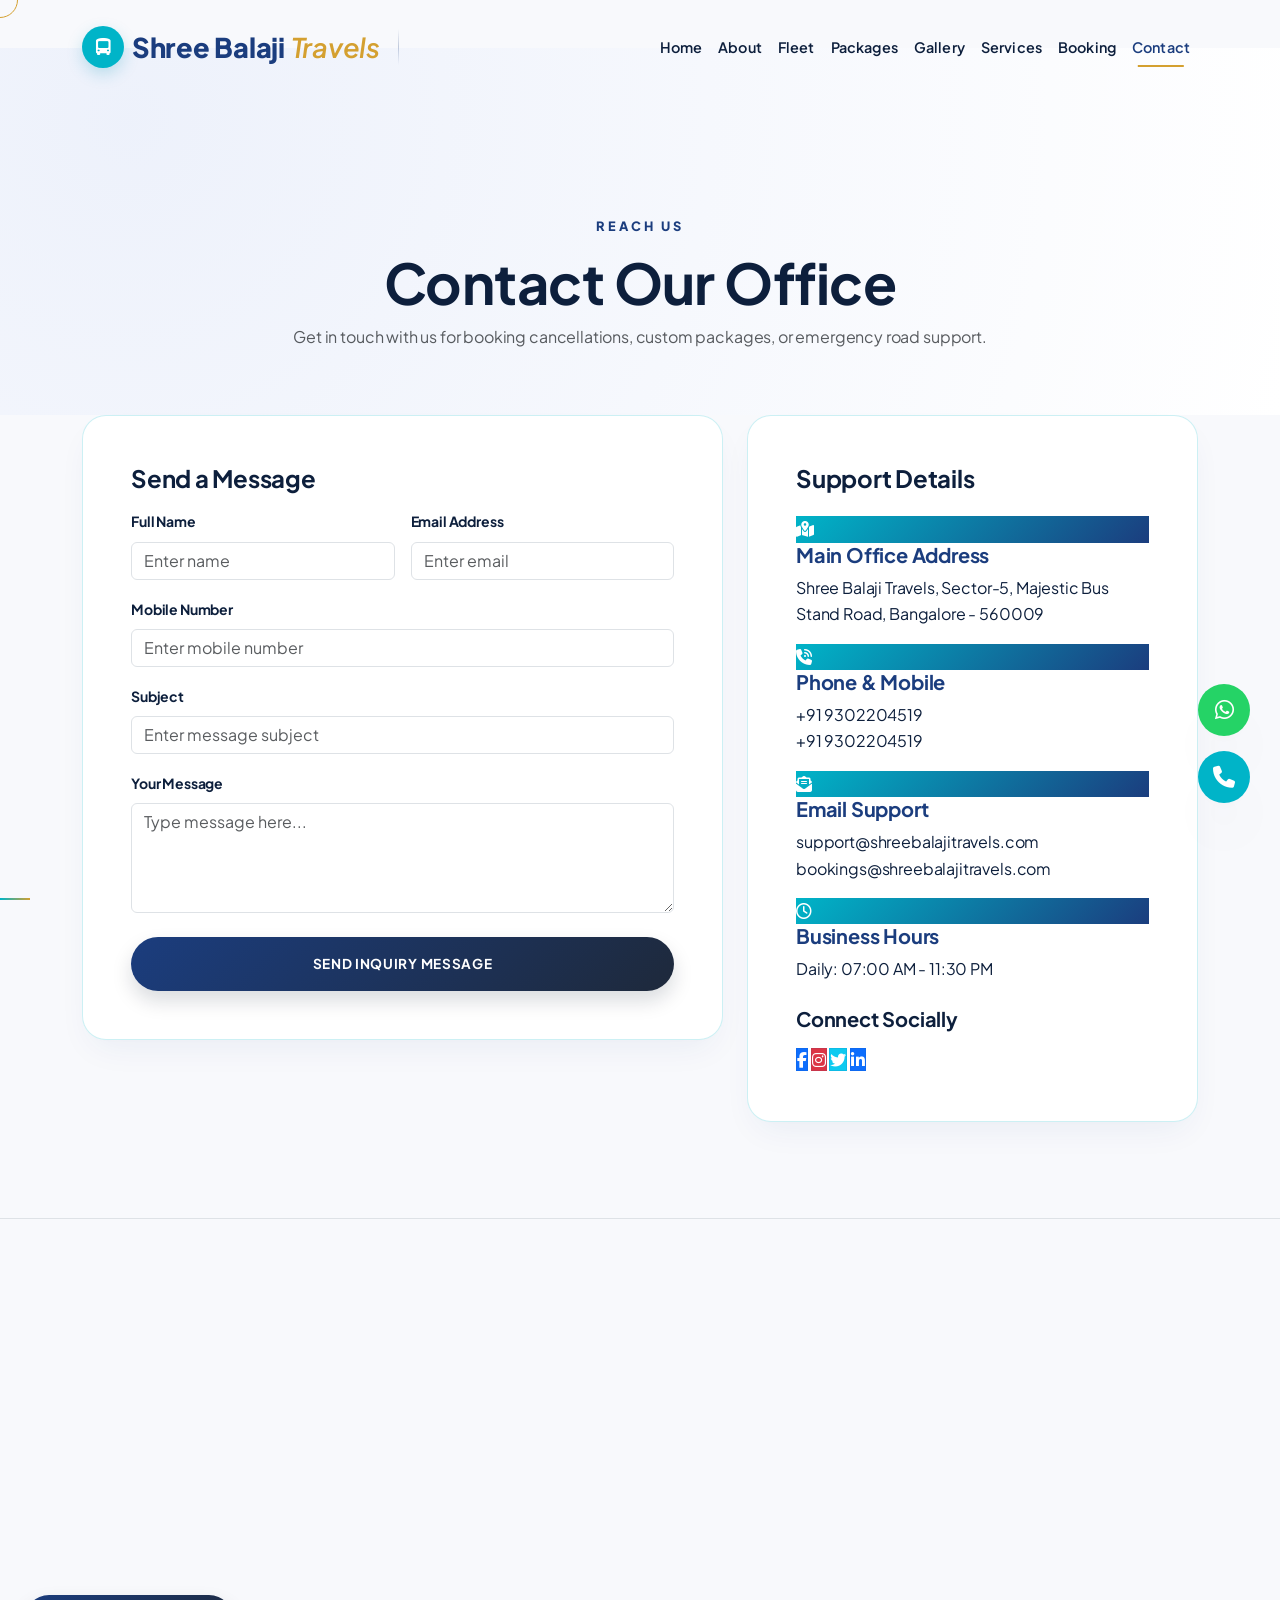
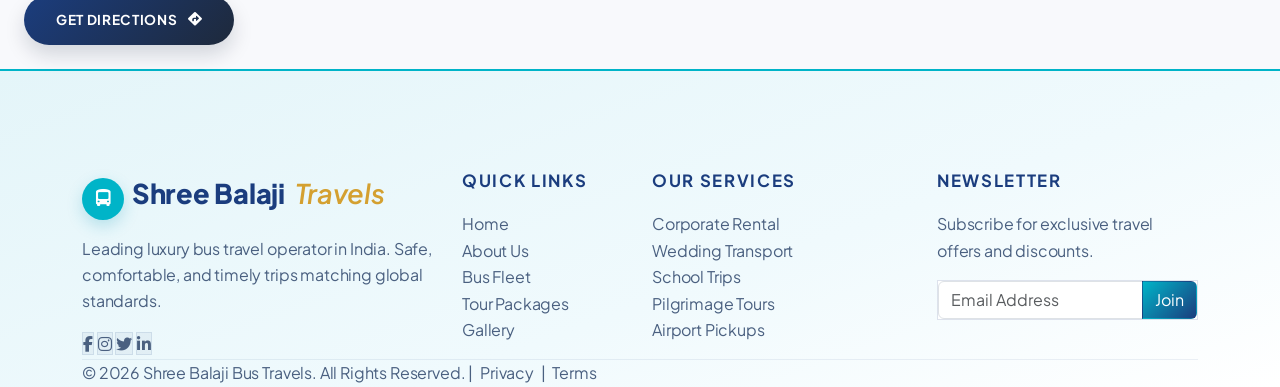
<file: contact.html>
<!DOCTYPE html>
<html lang="en">
<head>
  <meta charset="UTF-8">
  <meta name="viewport" content="width=device-width, initial-scale=1.0">
  <title>Contact Us - Shree Balaji Bus Travels</title>
  
  <meta name="description" content="Contact Shree Balaji Bus Travels for queries, bookings, cancellations, corporate rentals, or support. Office address, emergency contact numbers, and maps.">
  <link rel="icon" type="image/png" href="https://img.icons8.com/color/48/bus.png">

  <!-- Bootstrap 5 CSS CDN -->
  <link href="https://cdn.jsdelivr.net/npm/bootstrap@5.3.0/dist/css/bootstrap.min.css" rel="stylesheet">
  <!-- Font Awesome Icons -->
  <link href="https://cdnjs.cloudflare.com/ajax/libs/font-awesome/6.4.0/css/all.min.css" rel="stylesheet">
  <!-- AOS Scroll Animations CSS -->
  <link href="https://cdn.jsdelivr.net/npm/aos@2.3.4/dist/aos.css" rel="stylesheet">
  <!-- Custom CSS -->
  <link href="css/style.css" rel="stylesheet">
</head>
<body>

  <!-- Custom Cursor Elements -->
  <div class="custom-cursor"></div>
  <div class="custom-cursor-follower"></div>

  <!-- Scroll Progress Bar -->
  <div id="scroll-progress"></div>

  <!-- Preloader Screen -->
  <div id="preloader">
    <div class="loader-bus"><i class="fa-solid fa-bus"></i></div>
    <div class="loader-road"></div>
  </div>

  <!-- --- NAVIGATION HEADER --- -->
  <header>
    <nav class="navbar navbar-expand-lg fixed-top sticky">
      <div class="container">
        <a class="navbar-brand" href="index.html">
          <i class="fa-solid fa-bus-simple me-2 text-primary"></i>Shree Balaji<span> Travels</span>
        </a>
        <button class="navbar-toggler" type="button" data-bs-toggle="collapse" data-bs-target="#mainNavbar">
          <div class="navbar-toggler-icon">
            <span></span>
            <span></span>
            <span></span>
          </div>
        </button>
        <div class="collapse navbar-collapse" id="mainNavbar">
          <div class="navbar-brand-divider d-none d-lg-block"></div>
          <ul class="navbar-nav ms-auto mb-2 mb-lg-0 align-items-lg-center">
            <li class="nav-item"><a class="nav-link" href="index.html">Home</a></li>
            <li class="nav-item"><a class="nav-link" href="about.html">About</a></li>
            <li class="nav-item"><a class="nav-link" href="fleet.html">Fleet</a></li>
            <li class="nav-item"><a class="nav-link" href="packages.html">Packages</a></li>
            <li class="nav-item"><a class="nav-link" href="gallery.html">Gallery</a></li>
            <li class="nav-item"><a class="nav-link" href="services.html">Services</a></li>
            
            <li class="nav-item"><a class="nav-link" href="booking.html">Booking</a></li>
            <li class="nav-item"><a class="nav-link active" href="contact.html">Contact</a></li>
            
          </ul>
        </div>
      </div>
    </nav>
  </header>

  <!-- --- BREADCRUMB HERO --- -->
  <section class="section-padding pb-5 mt-5" style="background: radial-gradient(circle at 10% 20%, rgba(37, 99, 235, 0.05) 0%, rgba(255,255,255,1) 100%);">
    <div class="container text-center pt-5">
      <span class="section-tag">Reach Us</span>
      <h1 class="font-headings fw-bold text-primary display-4">Contact Our Office</h1>
      <p class="text-muted max-width-600 mx-auto">Get in touch with us for booking cancellations, custom packages, or emergency road support.</p>
    </div>
  </section>

  <!-- --- CONTACT INFO & FORM --- -->
  <section class="pb-5">
    <div class="container">
      <div class="row g-4">
        <!-- Left: Form -->
        <div class="col-lg-7" data-aos="fade-right">
          <div class="glass-card p-5 bg-white">
            <h4 class="font-headings fw-bold text-primary mb-3">Send a Message</h4>
            <form id="contactForm">
              <div class="row g-3">
                <div class="col-md-6">
                  <label for="contactName" class="form-label fw-bold text-primary small">Full Name</label>
                  <input type="text" class="form-control" id="contactName" placeholder="Enter name" required>
                </div>
                <div class="col-md-6">
                  <label for="contactEmail" class="form-label fw-bold text-primary small">Email Address</label>
                  <input type="email" class="form-control" id="contactEmail" placeholder="Enter email" required>
                </div>
                <div class="col-12">
                  <label for="contactPhone" class="form-label fw-bold text-primary small">Mobile Number</label>
                  <input type="tel" class="form-control" id="contactPhone" placeholder="Enter mobile number" required>
                </div>
                <div class="col-12">
                  <label for="contactSubject" class="form-label fw-bold text-primary small">Subject</label>
                  <input type="text" class="form-control" id="contactSubject" placeholder="Enter message subject" required>
                </div>
                <div class="col-12">
                  <label for="contactMessage" class="form-label fw-bold text-primary small">Your Message</label>
                  <textarea class="form-control" id="contactMessage" rows="4" placeholder="Type message here..." required></textarea>
                </div>
                <div class="col-12 mt-4">
                  <button type="submit" class="btn-premium btn-premium-primary w-100 justify-content-center py-3">Send Inquiry Message</button>
                </div>
              </div>
            </form>
          </div>
        </div>

        <!-- Right: Contacts info -->
        <div class="col-lg-5" data-aos="fade-left">
          <div class="glass-card p-5 h-100 bg-white d-flex flex-column justify-content-between">
            <div>
              <h4 class="font-headings fw-bold text-primary mb-4">Support Details</h4>
              
              <!-- Address -->
              <div class="contact-info-item">
                <div class="contact-info-icon"><i class="fa-solid fa-map-location-dot"></i></div>
                <div class="contact-info-content">
                  <h5>Main Office Address</h5>
                  <p>Shree Balaji Travels, Sector-5, Majestic Bus Stand Road, Bangalore - 560009</p>
                </div>
              </div>

              <!-- Phone -->
              <div class="contact-info-item">
                <div class="contact-info-icon"><i class="fa-solid fa-phone-volume"></i></div>
                <div class="contact-info-content">
                  <h5>Phone & Mobile</h5>
                  <p>+91 9302204519<br>+91 9302204519</p>
                </div>
              </div>

              <!-- Email -->
              <div class="contact-info-item">
                <div class="contact-info-icon"><i class="fa-solid fa-envelope-open-text"></i></div>
                <div class="contact-info-content">
                  <h5>Email Support</h5>
                  <p>support@shreebalajitravels.com<br>bookings@shreebalajitravels.com</p>
                </div>
              </div>

              <!-- Hours -->
              <div class="contact-info-item">
                <div class="contact-info-icon"><i class="fa-regular fa-clock"></i></div>
                <div class="contact-info-content">
                  <h5>Business Hours</h5>
                  <p>Daily: 07:00 AM - 11:30 PM</p>
                </div>
              </div>

            <!-- Social Links -->
            <div class="mt-4">
              <h5 class="font-headings text-primary fw-bold mb-3">Connect Socially</h5>
              <div class="footer-social-links">
                <a href="#" class="footer-social-link bg-primary text-white"><i class="fa-brands fa-facebook-f"></i></a>
                <a href="#" class="footer-social-link bg-danger text-white"><i class="fa-brands fa-instagram"></i></a>
                <a href="#" class="footer-social-link bg-info text-white"><i class="fa-brands fa-twitter"></i></a>
                <a href="#" class="footer-social-link bg-primary text-white"><i class="fa-brands fa-linkedin-in"></i></a>
              </div>
            </div>
          </div>
        </div>
      </div>
    </div>
  </section>

  <!-- --- GOOGLE MAP INTEGRATION --- -->
  <section class="section-padding p-0 border-top mt-5">
    <div class="container-fluid p-0">
      <div class="position-relative" style="height: 450px;">
        <iframe src="https://maps.google.com/maps?q=India&t=&z=5&ie=UTF8&iwloc=&output=embed" width="100%" height="450" style="border:0;" allowfullscreen="" loading="lazy" referrerpolicy="no-referrer-when-downgrade"></iframe>
        <!-- Overlay Button -->
        <div class="position-absolute bottom-0 start-0 m-4">
          <a href="https://maps.google.com/?q=India" target="_blank" class="btn-premium btn-premium-primary">
            Get Directions <i class="fa-solid fa-diamond-turn-right"></i>
          </a>
        </div>
      </div>
    </div>
  </section>

  <!-- --- FOOTER --- -->
  <footer class="mt-0">
    <div class="container">
      <div class="row g-4">
        <div class="col-lg-4 col-md-6">
          <a class="navbar-brand text-white d-block mb-3" href="index.html">
            <i class="fa-solid fa-bus-simple me-2 text-primary"></i>Shree Balaji<span> Travels</span>
          </a>
          <p>Leading luxury bus travel operator in India. Safe, comfortable, and timely trips matching global standards.</p>
          <div class="footer-social-links">
            <a href="#" class="footer-social-link"><i class="fa-brands fa-facebook-f"></i></a>
            <a href="#" class="footer-social-link"><i class="fa-brands fa-instagram"></i></a>
            <a href="#" class="footer-social-link"><i class="fa-brands fa-twitter"></i></a>
            <a href="#" class="footer-social-link"><i class="fa-brands fa-linkedin-in"></i></a>
          </div>
        </div>
        <div class="col-lg-2 col-md-6">
          <h5>Quick Links</h5>
          <ul class="list-unstyled">
            <li><a href="index.html">Home</a></li>
            <li><a href="about.html">About Us</a></li>
            <li><a href="fleet.html">Bus Fleet</a></li>
            <li><a href="packages.html">Tour Packages</a></li>
            <li><a href="gallery.html">Gallery</a></li>
          </ul>
        </div>
        <div class="col-lg-3 col-md-6">
          <h5>Our Services</h5>
          <ul class="list-unstyled">
            <li><a href="services.html">Corporate Rental</a></li>
            <li><a href="services.html">Wedding Transport</a></li>
            <li><a href="services.html">School Trips</a></li>
            <li><a href="services.html">Pilgrimage Tours</a></li>
            <li><a href="services.html">Airport Pickups</a></li>
          </ul>
        </div>
        <div class="col-lg-3 col-md-6">
          <h5>Newsletter</h5>
          <p>Subscribe for exclusive travel offers and discounts.</p>
          <form class="newsletter-form mt-3">
            <div class="input-group">
              <input type="email" class="form-control" placeholder="Email Address" required>
              <button type="submit" class="btn">Join</button>
            </div>
          </form>
        </div>
      </div>
      <div class="footer-bottom d-flex flex-wrap justify-content-between align-items-center">
        <div>
          &copy; 2026 Shree Balaji Bus Travels. All Rights Reserved. | <a href="privacy.html" class="mx-1">Privacy</a> | <a href="terms.html" class="mx-1">Terms</a>
        </div>
        <div>
        </div>
      </div>
    </div>
  </footer>

  <!-- --- FLOATING FLOATING WIDGETS --- -->
  <div class="floating-widgets">
    <a href="https://wa.me/919999999999?text=Hello%2C%20I%20want%20to%20book%20a%20bus." target="_blank" class="btn-floating btn-floating-whatsapp" title="WhatsApp Booking">
      <i class="fa-brands fa-whatsapp"></i>
    </a>
    <a href="tel:+919999999999" class="btn-floating btn-floating-call" title="Emergency Call Now">
      <i class="fa-solid fa-phone"></i>
    </a>
    <a href="#" class="btn-floating btn-floating-top" title="Back to Top">
      <i class="fa-solid fa-arrow-up"></i>
    </a>
  </div>

  <!-- Bootstrap 5 Bundle JS CDN -->
  <script src="https://cdn.jsdelivr.net/npm/bootstrap@5.3.0/dist/js/bootstrap.bundle.min.js"></script>
  <!-- AOS Scroll Animation Library CDN -->
  <script src="https://cdn.jsdelivr.net/npm/aos@2.3.4/dist/aos.js"></script>
  
  <script>
    document.getElementById('contactForm').addEventListener('submit', (e) => {
      e.preventDefault();
      alert('Thank you for contacting us! Our representative will respond to your query shortly.');
      document.getElementById('contactForm').reset();
    });
  </script>
  <!-- Core script -->
  <script src="js/main.js"></script>
</body>
</html>
</file>
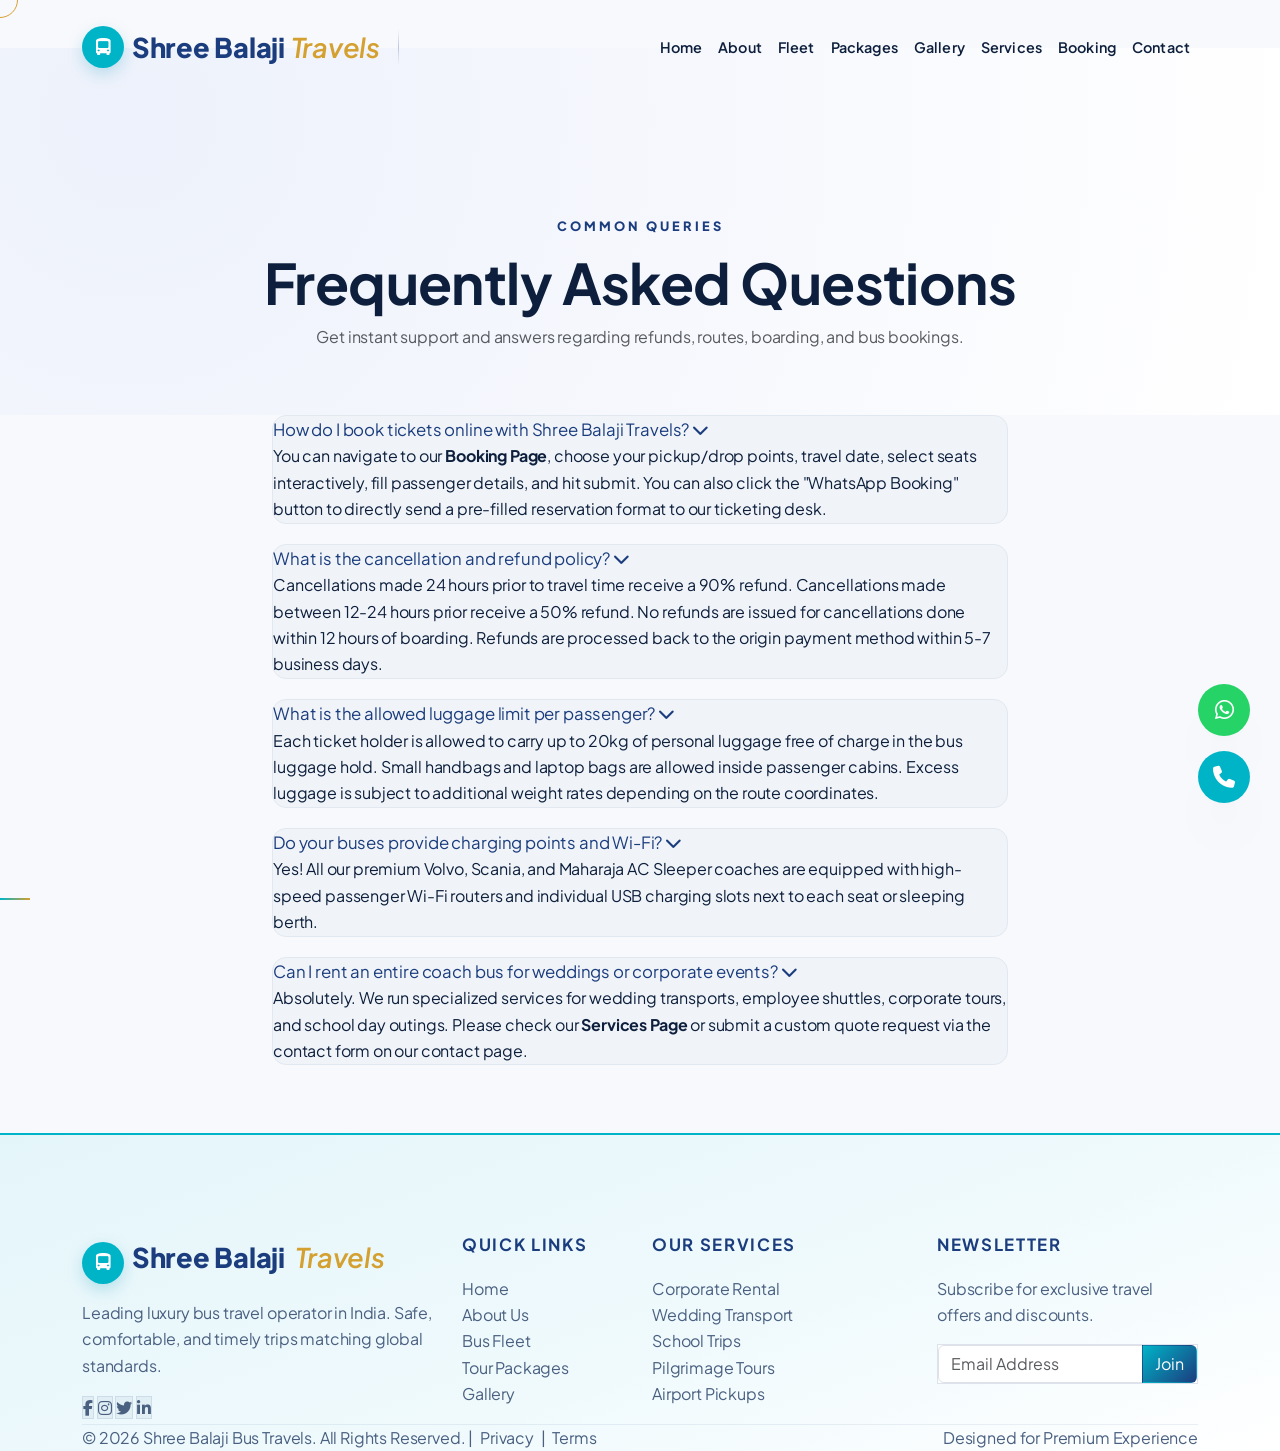
<file: faq.html>
﻿<!DOCTYPE html>
<html lang="en">
<head>
  <meta charset="UTF-8">
  <meta name="viewport" content="width=device-width, initial-scale=1.0">
  <title>Frequently Asked Questions - Shree Balaji Bus Travels</title>
  
  <meta name="description" content="Find answers to common questions about ticket bookings, cancellations, refunds, luggage rules, and luxury bus fleet amenities.">
  <link rel="icon" type="image/png" href="https://img.icons8.com/color/48/bus.png">

  <!-- Bootstrap 5 CSS CDN -->
  <link href="https://cdn.jsdelivr.net/npm/bootstrap@5.3.0/dist/css/bootstrap.min.css" rel="stylesheet">
  <!-- Font Awesome Icons -->
  <link href="https://cdnjs.cloudflare.com/ajax/libs/font-awesome/6.4.0/css/all.min.css" rel="stylesheet">
  <!-- AOS Scroll Animations CSS -->
  <link href="https://cdn.jsdelivr.net/npm/aos@2.3.4/dist/aos.css" rel="stylesheet">
  <!-- Custom CSS -->
  <link href="css/style.css" rel="stylesheet">
</head>
<body>

  <!-- Custom Cursor Elements -->
  <div class="custom-cursor"></div>
  <div class="custom-cursor-follower"></div>

  <!-- Scroll Progress Bar -->
  <div id="scroll-progress"></div>

  <!-- Preloader Screen -->
  <div id="preloader">
    <div class="loader-bus"><i class="fa-solid fa-bus"></i></div>
    <div class="loader-road"></div>
  </div>

  <!-- --- NAVIGATION HEADER --- -->
  <header>
    <nav class="navbar navbar-expand-lg fixed-top sticky">
      <div class="container">
        <a class="navbar-brand" href="index.html">
          <i class="fa-solid fa-bus-simple me-2 text-primary"></i>Shree Balaji<span> Travels</span>
        </a>
        <button class="navbar-toggler" type="button" data-bs-toggle="collapse" data-bs-target="#mainNavbar">
          <div class="navbar-toggler-icon">
            <span></span>
            <span></span>
            <span></span>
          </div>
        </button>
        <div class="collapse navbar-collapse" id="mainNavbar">
          <div class="navbar-brand-divider d-none d-lg-block"></div>
          <ul class="navbar-nav ms-auto mb-2 mb-lg-0 align-items-lg-center">
            <li class="nav-item"><a class="nav-link" href="index.html">Home</a></li>
            <li class="nav-item"><a class="nav-link" href="about.html">About</a></li>
            <li class="nav-item"><a class="nav-link" href="fleet.html">Fleet</a></li>
            <li class="nav-item"><a class="nav-link" href="packages.html">Packages</a></li>
            <li class="nav-item"><a class="nav-link" href="gallery.html">Gallery</a></li>
            <li class="nav-item"><a class="nav-link" href="services.html">Services</a></li>
            
            <li class="nav-item"><a class="nav-link" href="booking.html">Booking</a></li>
            <li class="nav-item"><a class="nav-link" href="contact.html">Contact</a></li>
            
          </ul>
        </div>
      </div>
    </nav>
  </header>

  <!-- --- BREADCRUMB HERO --- -->
  <section class="section-padding pb-5 mt-5" style="background: radial-gradient(circle at 10% 20%, rgba(37, 99, 235, 0.05) 0%, rgba(255,255,255,1) 100%);">
    <div class="container text-center pt-5">
      <span class="section-tag">Common Queries</span>
      <h1 class="font-headings fw-bold text-primary display-4">Frequently Asked Questions</h1>
      <p class="text-muted max-width-600 mx-auto">Get instant support and answers regarding refunds, routes, boarding, and bus bookings.</p>
    </div>
  </section>

  <!-- --- ACCORDION SECTION --- -->
  <section class="pb-5">
    <div class="container">
      <div class="row justify-content-center">
        <div class="col-lg-8" data-aos="fade-up">
          
          <!-- Item 1 -->
          <div class="faq-item">
            <div class="faq-header">
              How do I book tickets online with Shree Balaji Travels?
              <span class="faq-icon"><i class="fa-solid fa-chevron-down"></i></span>
            </div>
            <div class="faq-body">
              You can navigate to our <a href="booking.html" class="text-primary fw-bold">Booking Page</a>, choose your pickup/drop points, travel date, select seats interactively, fill passenger details, and hit submit. You can also click the "WhatsApp Booking" button to directly send a pre-filled reservation format to our ticketing desk.
            </div>
          </div>

          <!-- Item 2 -->
          <div class="faq-item">
            <div class="faq-header">
              What is the cancellation and refund policy?
              <span class="faq-icon"><i class="fa-solid fa-chevron-down"></i></span>
            </div>
            <div class="faq-body">
              Cancellations made 24 hours prior to travel time receive a 90% refund. Cancellations made between 12-24 hours prior receive a 50% refund. No refunds are issued for cancellations done within 12 hours of boarding. Refunds are processed back to the origin payment method within 5-7 business days.
            </div>
          </div>

          <!-- Item 3 -->
          <div class="faq-item">
            <div class="faq-header">
              What is the allowed luggage limit per passenger?
              <span class="faq-icon"><i class="fa-solid fa-chevron-down"></i></span>
            </div>
            <div class="faq-body">
              Each ticket holder is allowed to carry up to 20kg of personal luggage free of charge in the bus luggage hold. Small handbags and laptop bags are allowed inside passenger cabins. Excess luggage is subject to additional weight rates depending on the route coordinates.
            </div>
          </div>

          <!-- Item 4 -->
          <div class="faq-item">
            <div class="faq-header">
              Do your buses provide charging points and Wi-Fi?
              <span class="faq-icon"><i class="fa-solid fa-chevron-down"></i></span>
            </div>
            <div class="faq-body">
              Yes! All our premium Volvo, Scania, and Maharaja AC Sleeper coaches are equipped with high-speed passenger Wi-Fi routers and individual USB charging slots next to each seat or sleeping berth.
            </div>
          </div>

          <!-- Item 5 -->
          <div class="faq-item">
            <div class="faq-header">
              Can I rent an entire coach bus for weddings or corporate events?
              <span class="faq-icon"><i class="fa-solid fa-chevron-down"></i></span>
            </div>
            <div class="faq-body">
              Absolutely. We run specialized services for wedding transports, employee shuttles, corporate tours, and school day outings. Please check our <a href="services.html" class="text-primary fw-bold">Services Page</a> or submit a custom quote request via the contact form on our contact page.
            </div>
          </div>

        </div>
      </div>
    </div>
  </section>

  <!-- --- FOOTER --- -->
  <footer class="mt-0">
    <div class="container">
      <div class="row g-4">
        <div class="col-lg-4 col-md-6">
          <a class="navbar-brand text-white d-block mb-3" href="index.html">
            <i class="fa-solid fa-bus-simple me-2 text-primary"></i>Shree Balaji<span> Travels</span>
          </a>
          <p>Leading luxury bus travel operator in India. Safe, comfortable, and timely trips matching global standards.</p>
          <div class="footer-social-links">
            <a href="#" class="footer-social-link"><i class="fa-brands fa-facebook-f"></i></a>
            <a href="#" class="footer-social-link"><i class="fa-brands fa-instagram"></i></a>
            <a href="#" class="footer-social-link"><i class="fa-brands fa-twitter"></i></a>
            <a href="#" class="footer-social-link"><i class="fa-brands fa-linkedin-in"></i></a>
          </div>
        </div>
        <div class="col-lg-2 col-md-6">
          <h5>Quick Links</h5>
          <ul class="list-unstyled">
            <li><a href="index.html">Home</a></li>
            <li><a href="about.html">About Us</a></li>
            <li><a href="fleet.html">Bus Fleet</a></li>
            <li><a href="packages.html">Tour Packages</a></li>
            <li><a href="gallery.html">Gallery</a></li>
          </ul>
        </div>
        <div class="col-lg-3 col-md-6">
          <h5>Our Services</h5>
          <ul class="list-unstyled">
            <li><a href="services.html">Corporate Rental</a></li>
            <li><a href="services.html">Wedding Transport</a></li>
            <li><a href="services.html">School Trips</a></li>
            <li><a href="services.html">Pilgrimage Tours</a></li>
            <li><a href="services.html">Airport Pickups</a></li>
          </ul>
        </div>
        <div class="col-lg-3 col-md-6">
          <h5>Newsletter</h5>
          <p>Subscribe for exclusive travel offers and discounts.</p>
          <form class="newsletter-form mt-3">
            <div class="input-group">
              <input type="email" class="form-control" placeholder="Email Address" required>
              <button type="submit" class="btn">Join</button>
            </div>
          </form>
        </div>
      </div>
      <div class="footer-bottom d-flex flex-wrap justify-content-between align-items-center">
        <div>
          &copy; 2026 Shree Balaji Bus Travels. All Rights Reserved. | <a href="privacy.html" class="mx-1">Privacy</a> | <a href="terms.html" class="mx-1">Terms</a>
        </div>
        <div>
          Designed for Premium Experience
        </div>
      </div>
    </div>
  </footer>

  <!-- --- FLOATING FLOATING WIDGETS --- -->
  <div class="floating-widgets">
    <a href="https://wa.me/919999999999?text=Hello%2C%20I%20want%20to%20book%20a%20bus." target="_blank" class="btn-floating btn-floating-whatsapp" title="WhatsApp Booking">
      <i class="fa-brands fa-whatsapp"></i>
    </a>
    <a href="tel:+919999999999" class="btn-floating btn-floating-call" title="Emergency Call Now">
      <i class="fa-solid fa-phone"></i>
    </a>
    <a href="#" class="btn-floating btn-floating-top" title="Back to Top">
      <i class="fa-solid fa-arrow-up"></i>
    </a>
  </div>

  <!-- Bootstrap 5 Bundle JS CDN -->
  <script src="https://cdn.jsdelivr.net/npm/bootstrap@5.3.0/dist/js/bootstrap.bundle.min.js"></script>
  <!-- AOS Scroll Animation Library CDN -->
  <script src="https://cdn.jsdelivr.net/npm/aos@2.3.4/dist/aos.js"></script>
  <!-- Core script -->
  <script src="js/main.js"></script>
</body>
</html>
</file>
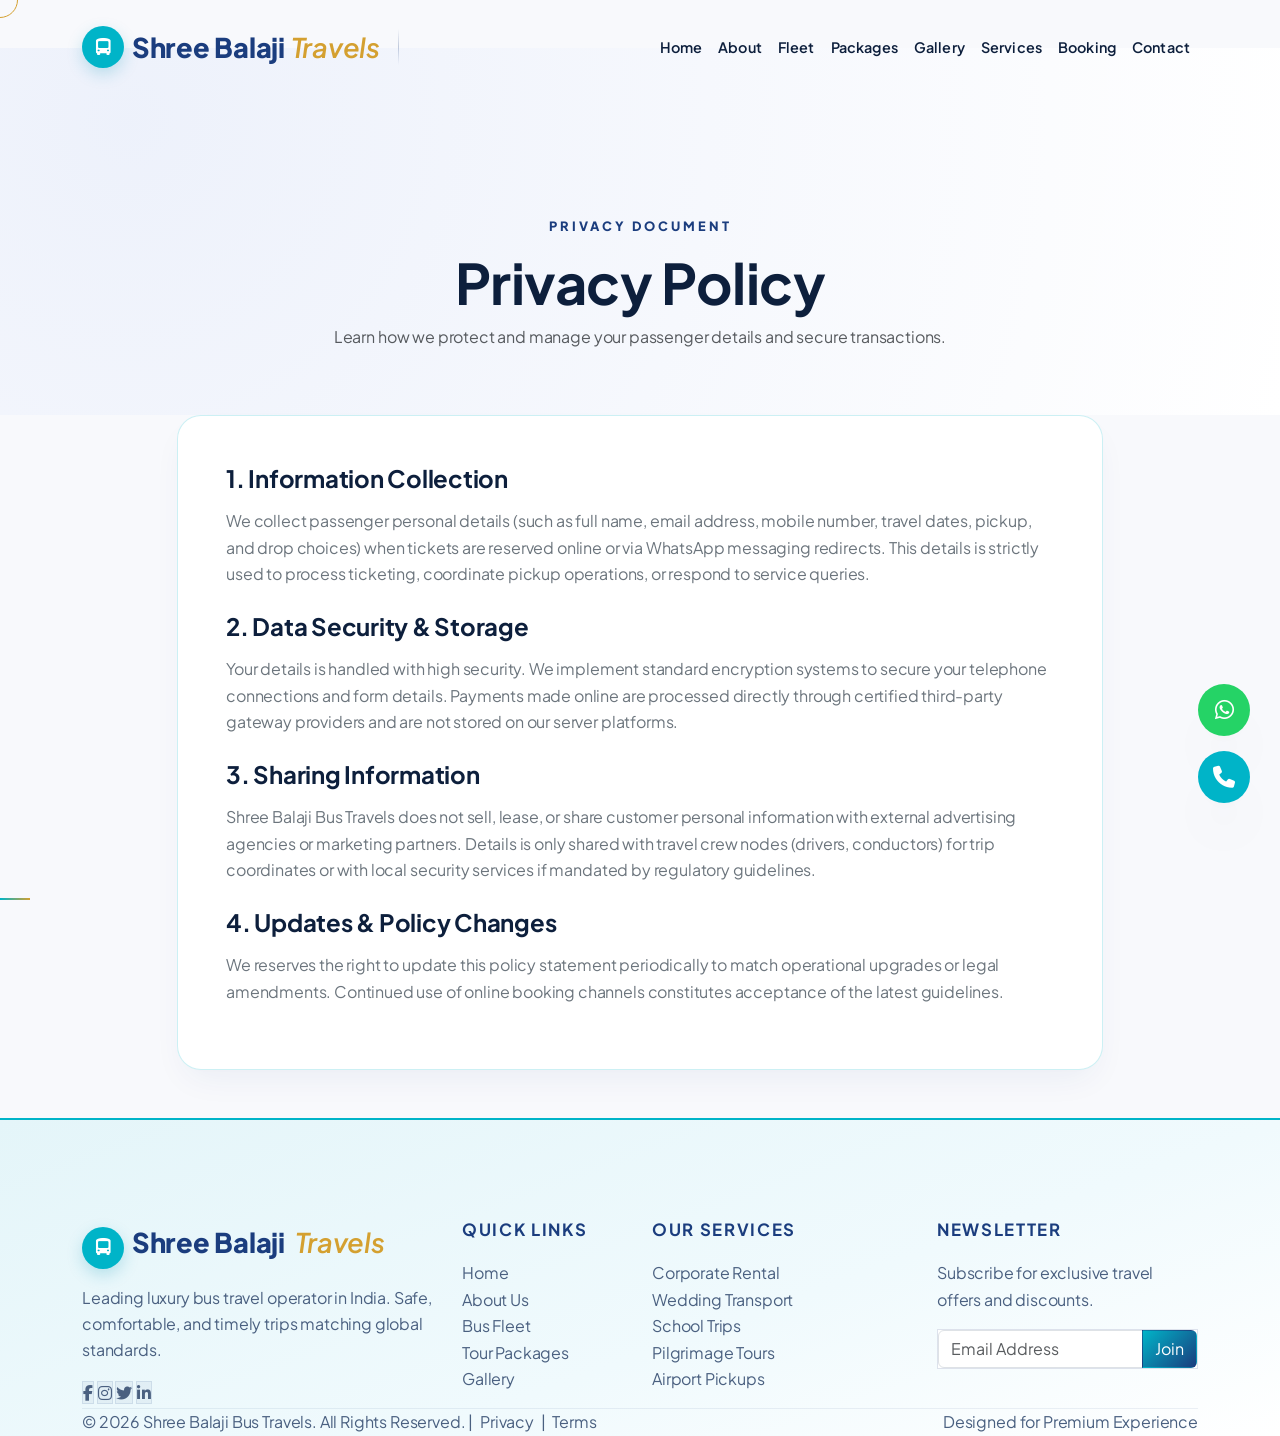
<file: privacy.html>
﻿<!DOCTYPE html>
<html lang="en">
<head>
  <meta charset="UTF-8">
  <meta name="viewport" content="width=device-width, initial-scale=1.0">
  <title>Privacy Policy - Shree Balaji Bus Travels</title>
  
  <meta name="robots" content="noindex, follow">
  <link rel="icon" type="image/png" href="https://img.icons8.com/color/48/bus.png">

  <!-- Bootstrap 5 CSS CDN -->
  <link href="https://cdn.jsdelivr.net/npm/bootstrap@5.3.0/dist/css/bootstrap.min.css" rel="stylesheet">
  <!-- Font Awesome Icons -->
  <link href="https://cdnjs.cloudflare.com/ajax/libs/font-awesome/6.4.0/css/all.min.css" rel="stylesheet">
  <!-- AOS Scroll Animations CSS -->
  <link href="https://cdn.jsdelivr.net/npm/aos@2.3.4/dist/aos.css" rel="stylesheet">
  <!-- Custom CSS -->
  <link href="css/style.css" rel="stylesheet">
</head>
<body>

  <!-- Custom Cursor Elements -->
  <div class="custom-cursor"></div>
  <div class="custom-cursor-follower"></div>

  <!-- Scroll Progress Bar -->
  <div id="scroll-progress"></div>

  <!-- Preloader Screen -->
  <div id="preloader">
    <div class="loader-bus"><i class="fa-solid fa-bus"></i></div>
    <div class="loader-road"></div>
  </div>

  <!-- --- NAVIGATION HEADER --- -->
  <header>
    <nav class="navbar navbar-expand-lg fixed-top sticky">
      <div class="container">
        <a class="navbar-brand" href="index.html">
          <i class="fa-solid fa-bus-simple me-2 text-primary"></i>Shree Balaji<span> Travels</span>
        </a>
        <button class="navbar-toggler" type="button" data-bs-toggle="collapse" data-bs-target="#mainNavbar">
          <div class="navbar-toggler-icon">
            <span></span>
            <span></span>
            <span></span>
          </div>
        </button>
        <div class="collapse navbar-collapse" id="mainNavbar">
          <div class="navbar-brand-divider d-none d-lg-block"></div>
          <ul class="navbar-nav ms-auto mb-2 mb-lg-0 align-items-lg-center">
            <li class="nav-item"><a class="nav-link" href="index.html">Home</a></li>
            <li class="nav-item"><a class="nav-link" href="about.html">About</a></li>
            <li class="nav-item"><a class="nav-link" href="fleet.html">Fleet</a></li>
            <li class="nav-item"><a class="nav-link" href="packages.html">Packages</a></li>
            <li class="nav-item"><a class="nav-link" href="gallery.html">Gallery</a></li>
            <li class="nav-item"><a class="nav-link" href="services.html">Services</a></li>
            
            <li class="nav-item"><a class="nav-link" href="booking.html">Booking</a></li>
            <li class="nav-item"><a class="nav-link" href="contact.html">Contact</a></li>
            
          </ul>
        </div>
      </div>
    </nav>
  </header>

  <!-- --- BREADCRUMB HERO --- -->
  <section class="section-padding pb-5 mt-5" style="background: radial-gradient(circle at 10% 20%, rgba(37, 99, 235, 0.05) 0%, rgba(255,255,255,1) 100%);">
    <div class="container text-center pt-5">
      <span class="section-tag">Privacy Document</span>
      <h1 class="font-headings fw-bold text-primary display-4">Privacy Policy</h1>
      <p class="text-muted max-width-600 mx-auto">Learn how we protect and manage your passenger details and secure transactions.</p>
    </div>
  </section>

  <!-- --- LEGAL TEXT --- -->
  <section class="pb-5">
    <div class="container">
      <div class="row justify-content-center">
        <div class="col-lg-10" data-aos="fade-up">
          <div class="glass-card p-5 bg-white text-secondary">
            <h4 class="text-primary font-headings fw-bold mb-3">1. Information Collection</h4>
            <p>We collect passenger personal details (such as full name, email address, mobile number, travel dates, pickup, and drop choices) when tickets are reserved online or via WhatsApp messaging redirects. This details is strictly used to process ticketing, coordinate pickup operations, or respond to service queries.</p>
            
            <h4 class="text-primary font-headings fw-bold mb-3 mt-4">2. Data Security & Storage</h4>
            <p>Your details is handled with high security. We implement standard encryption systems to secure your telephone connections and form details. Payments made online are processed directly through certified third-party gateway providers and are not stored on our server platforms.</p>

            <h4 class="text-primary font-headings fw-bold mb-3 mt-4">3. Sharing Information</h4>
            <p>Shree Balaji Bus Travels does not sell, lease, or share customer personal information with external advertising agencies or marketing partners. Details is only shared with travel crew nodes (drivers, conductors) for trip coordinates or with local security services if mandated by regulatory guidelines.</p>

            <h4 class="text-primary font-headings fw-bold mb-3 mt-4">4. Updates & Policy Changes</h4>
            <p>We reserves the right to update this policy statement periodically to match operational upgrades or legal amendments. Continued use of online booking channels constitutes acceptance of the latest guidelines.</p>
          </div>
        </div>
      </div>
    </div>
  </section>

  <!-- --- FOOTER --- -->
  <footer class="mt-0">
    <div class="container">
      <div class="row g-4">
        <div class="col-lg-4 col-md-6">
          <a class="navbar-brand text-white d-block mb-3" href="index.html">
            <i class="fa-solid fa-bus-simple me-2 text-primary"></i>Shree Balaji<span> Travels</span>
          </a>
          <p>Leading luxury bus travel operator in India. Safe, comfortable, and timely trips matching global standards.</p>
          <div class="footer-social-links">
            <a href="#" class="footer-social-link"><i class="fa-brands fa-facebook-f"></i></a>
            <a href="#" class="footer-social-link"><i class="fa-brands fa-instagram"></i></a>
            <a href="#" class="footer-social-link"><i class="fa-brands fa-twitter"></i></a>
            <a href="#" class="footer-social-link"><i class="fa-brands fa-linkedin-in"></i></a>
          </div>
        </div>
        <div class="col-lg-2 col-md-6">
          <h5>Quick Links</h5>
          <ul class="list-unstyled">
            <li><a href="index.html">Home</a></li>
            <li><a href="about.html">About Us</a></li>
            <li><a href="fleet.html">Bus Fleet</a></li>
            <li><a href="packages.html">Tour Packages</a></li>
            <li><a href="gallery.html">Gallery</a></li>
          </ul>
        </div>
        <div class="col-lg-3 col-md-6">
          <h5>Our Services</h5>
          <ul class="list-unstyled">
            <li><a href="services.html">Corporate Rental</a></li>
            <li><a href="services.html">Wedding Transport</a></li>
            <li><a href="services.html">School Trips</a></li>
            <li><a href="services.html">Pilgrimage Tours</a></li>
            <li><a href="services.html">Airport Pickups</a></li>
          </ul>
        </div>
        <div class="col-lg-3 col-md-6">
          <h5>Newsletter</h5>
          <p>Subscribe for exclusive travel offers and discounts.</p>
          <form class="newsletter-form mt-3">
            <div class="input-group">
              <input type="email" class="form-control" placeholder="Email Address" required>
              <button type="submit" class="btn">Join</button>
            </div>
          </form>
        </div>
      </div>
      <div class="footer-bottom d-flex flex-wrap justify-content-between align-items-center">
        <div>
          &copy; 2026 Shree Balaji Bus Travels. All Rights Reserved. | <a href="privacy.html" class="mx-1">Privacy</a> | <a href="terms.html" class="mx-1">Terms</a>
        </div>
        <div>
          Designed for Premium Experience
        </div>
      </div>
    </div>
  </footer>

  <!-- --- FLOATING FLOATING WIDGETS --- -->
  <div class="floating-widgets">
    <a href="https://wa.me/919999999999?text=Hello%2C%20I%20want%20to%20book%20a%20bus." target="_blank" class="btn-floating btn-floating-whatsapp" title="WhatsApp Booking">
      <i class="fa-brands fa-whatsapp"></i>
    </a>
    <a href="tel:+919999999999" class="btn-floating btn-floating-call" title="Emergency Call Now">
      <i class="fa-solid fa-phone"></i>
    </a>
    <a href="#" class="btn-floating btn-floating-top" title="Back to Top">
      <i class="fa-solid fa-arrow-up"></i>
    </a>
  </div>

  <!-- Bootstrap 5 Bundle JS CDN -->
  <script src="https://cdn.jsdelivr.net/npm/bootstrap@5.3.0/dist/js/bootstrap.bundle.min.js"></script>
  <!-- AOS Scroll Animation Library CDN -->
  <script src="https://cdn.jsdelivr.net/npm/aos@2.3.4/dist/aos.js"></script>
  <!-- Core script -->
  <script src="js/main.js"></script>
</body>
</html>
</file>
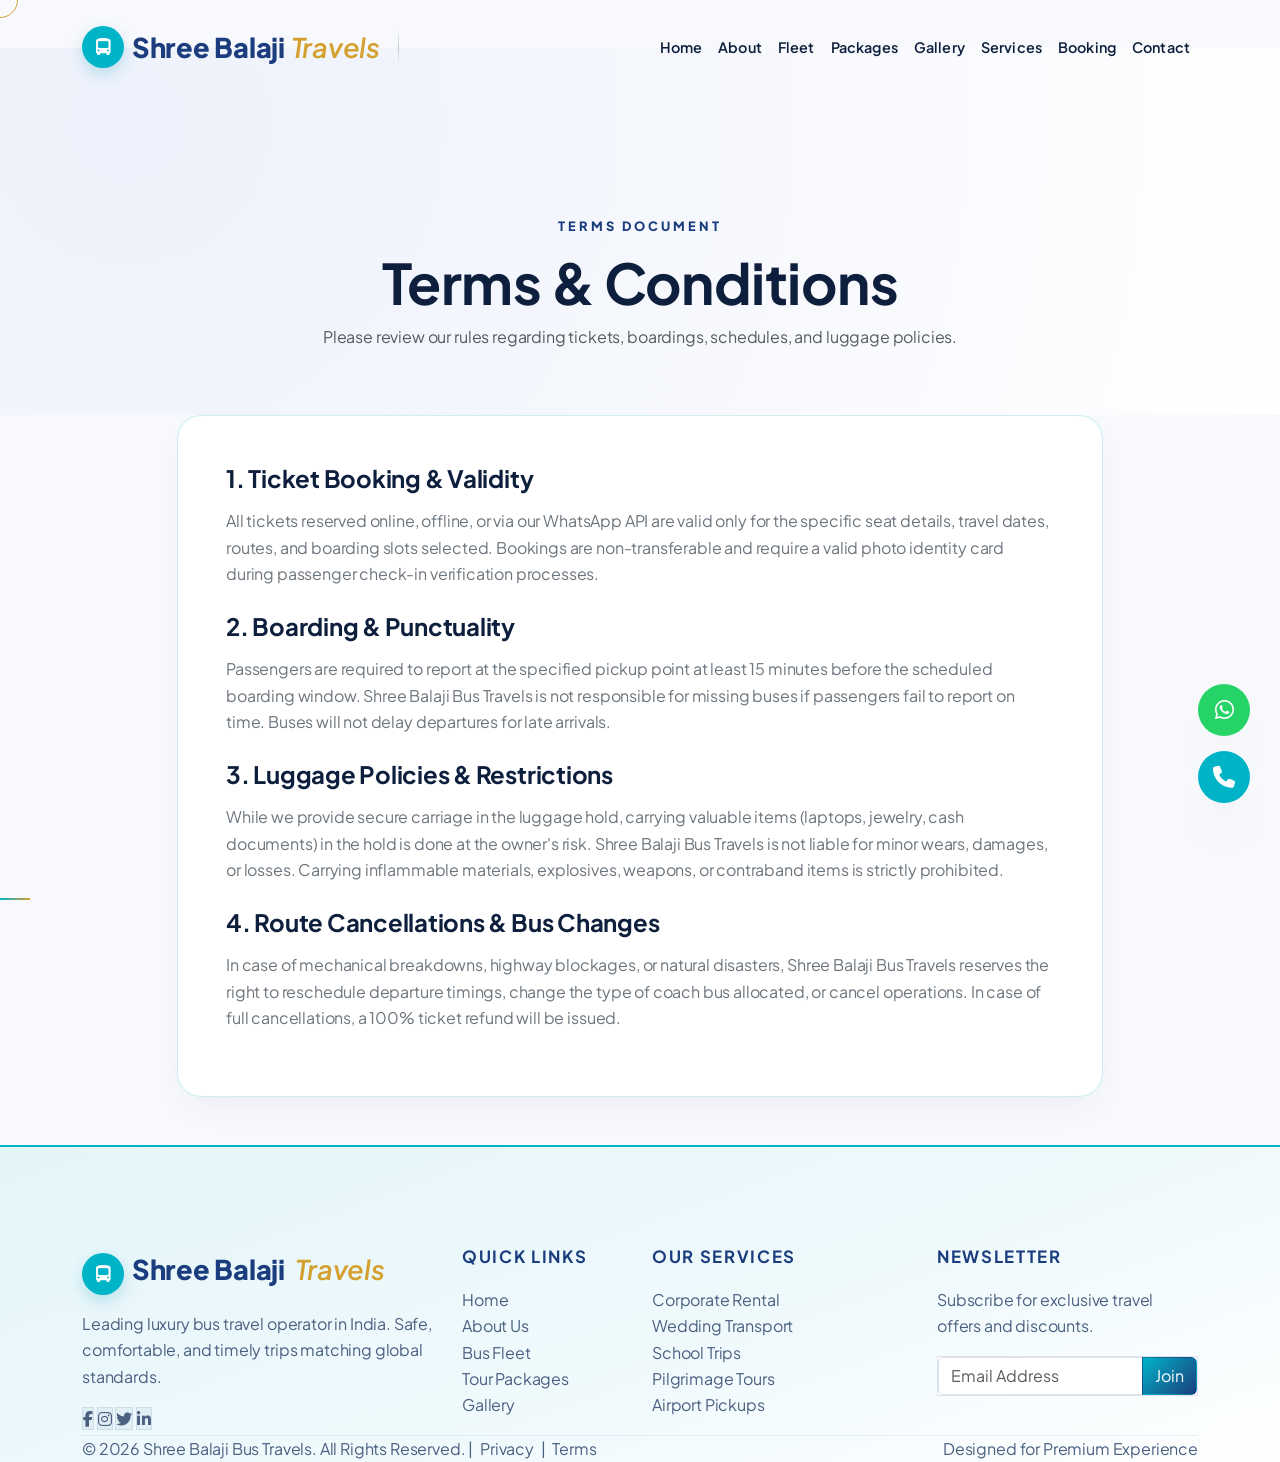
<file: terms.html>
﻿<!DOCTYPE html>
<html lang="en">
<head>
  <meta charset="UTF-8">
  <meta name="viewport" content="width=device-width, initial-scale=1.0">
  <title>Terms & Conditions - Shree Balaji Bus Travels</title>
  
  <meta name="robots" content="noindex, follow">
  <link rel="icon" type="image/png" href="https://img.icons8.com/color/48/bus.png">

  <!-- Bootstrap 5 CSS CDN -->
  <link href="https://cdn.jsdelivr.net/npm/bootstrap@5.3.0/dist/css/bootstrap.min.css" rel="stylesheet">
  <!-- Font Awesome Icons -->
  <link href="https://cdnjs.cloudflare.com/ajax/libs/font-awesome/6.4.0/css/all.min.css" rel="stylesheet">
  <!-- AOS Scroll Animations CSS -->
  <link href="https://cdn.jsdelivr.net/npm/aos@2.3.4/dist/aos.css" rel="stylesheet">
  <!-- Custom CSS -->
  <link href="css/style.css" rel="stylesheet">
</head>
<body>

  <!-- Custom Cursor Elements -->
  <div class="custom-cursor"></div>
  <div class="custom-cursor-follower"></div>

  <!-- Scroll Progress Bar -->
  <div id="scroll-progress"></div>

  <!-- Preloader Screen -->
  <div id="preloader">
    <div class="loader-bus"><i class="fa-solid fa-bus"></i></div>
    <div class="loader-road"></div>
  </div>

  <!-- --- NAVIGATION HEADER --- -->
  <header>
    <nav class="navbar navbar-expand-lg fixed-top sticky">
      <div class="container">
        <a class="navbar-brand" href="index.html">
          <i class="fa-solid fa-bus-simple me-2 text-primary"></i>Shree Balaji<span> Travels</span>
        </a>
        <button class="navbar-toggler" type="button" data-bs-toggle="collapse" data-bs-target="#mainNavbar">
          <div class="navbar-toggler-icon">
            <span></span>
            <span></span>
            <span></span>
          </div>
        </button>
        <div class="collapse navbar-collapse" id="mainNavbar">
          <div class="navbar-brand-divider d-none d-lg-block"></div>
          <ul class="navbar-nav ms-auto mb-2 mb-lg-0 align-items-lg-center">
            <li class="nav-item"><a class="nav-link" href="index.html">Home</a></li>
            <li class="nav-item"><a class="nav-link" href="about.html">About</a></li>
            <li class="nav-item"><a class="nav-link" href="fleet.html">Fleet</a></li>
            <li class="nav-item"><a class="nav-link" href="packages.html">Packages</a></li>
            <li class="nav-item"><a class="nav-link" href="gallery.html">Gallery</a></li>
            <li class="nav-item"><a class="nav-link" href="services.html">Services</a></li>
            
            <li class="nav-item"><a class="nav-link" href="booking.html">Booking</a></li>
            <li class="nav-item"><a class="nav-link" href="contact.html">Contact</a></li>
            
          </ul>
        </div>
      </div>
    </nav>
  </header>

  <!-- --- BREADCRUMB HERO --- -->
  <section class="section-padding pb-5 mt-5" style="background: radial-gradient(circle at 10% 20%, rgba(37, 99, 235, 0.05) 0%, rgba(255,255,255,1) 100%);">
    <div class="container text-center pt-5">
      <span class="section-tag">Terms Document</span>
      <h1 class="font-headings fw-bold text-primary display-4">Terms & Conditions</h1>
      <p class="text-muted max-width-600 mx-auto">Please review our rules regarding tickets, boardings, schedules, and luggage policies.</p>
    </div>
  </section>

  <!-- --- LEGAL TEXT --- -->
  <section class="pb-5">
    <div class="container">
      <div class="row justify-content-center">
        <div class="col-lg-10" data-aos="fade-up">
          <div class="glass-card p-5 bg-white text-secondary">
            <h4 class="text-primary font-headings fw-bold mb-3">1. Ticket Booking & Validity</h4>
            <p>All tickets reserved online, offline, or via our WhatsApp API are valid only for the specific seat details, travel dates, routes, and boarding slots selected. Bookings are non-transferable and require a valid photo identity card during passenger check-in verification processes.</p>
            
            <h4 class="text-primary font-headings fw-bold mb-3 mt-4">2. Boarding & Punctuality</h4>
            <p>Passengers are required to report at the specified pickup point at least 15 minutes before the scheduled boarding window. Shree Balaji Bus Travels is not responsible for missing buses if passengers fail to report on time. Buses will not delay departures for late arrivals.</p>

            <h4 class="text-primary font-headings fw-bold mb-3 mt-4">3. Luggage Policies & Restrictions</h4>
            <p>While we provide secure carriage in the luggage hold, carrying valuable items (laptops, jewelry, cash documents) in the hold is done at the owner's risk. Shree Balaji Bus Travels is not liable for minor wears, damages, or losses. Carrying inflammable materials, explosives, weapons, or contraband items is strictly prohibited.</p>

            <h4 class="text-primary font-headings fw-bold mb-3 mt-4">4. Route Cancellations & Bus Changes</h4>
            <p>In case of mechanical breakdowns, highway blockages, or natural disasters, Shree Balaji Bus Travels reserves the right to reschedule departure timings, change the type of coach bus allocated, or cancel operations. In case of full cancellations, a 100% ticket refund will be issued.</p>
          </div>
        </div>
      </div>
    </div>
  </section>

  <!-- --- FOOTER --- -->
  <footer class="mt-0">
    <div class="container">
      <div class="row g-4">
        <div class="col-lg-4 col-md-6">
          <a class="navbar-brand text-white d-block mb-3" href="index.html">
            <i class="fa-solid fa-bus-simple me-2 text-primary"></i>Shree Balaji<span> Travels</span>
          </a>
          <p>Leading luxury bus travel operator in India. Safe, comfortable, and timely trips matching global standards.</p>
          <div class="footer-social-links">
            <a href="#" class="footer-social-link"><i class="fa-brands fa-facebook-f"></i></a>
            <a href="#" class="footer-social-link"><i class="fa-brands fa-instagram"></i></a>
            <a href="#" class="footer-social-link"><i class="fa-brands fa-twitter"></i></a>
            <a href="#" class="footer-social-link"><i class="fa-brands fa-linkedin-in"></i></a>
          </div>
        </div>
        <div class="col-lg-2 col-md-6">
          <h5>Quick Links</h5>
          <ul class="list-unstyled">
            <li><a href="index.html">Home</a></li>
            <li><a href="about.html">About Us</a></li>
            <li><a href="fleet.html">Bus Fleet</a></li>
            <li><a href="packages.html">Tour Packages</a></li>
            <li><a href="gallery.html">Gallery</a></li>
          </ul>
        </div>
        <div class="col-lg-3 col-md-6">
          <h5>Our Services</h5>
          <ul class="list-unstyled">
            <li><a href="services.html">Corporate Rental</a></li>
            <li><a href="services.html">Wedding Transport</a></li>
            <li><a href="services.html">School Trips</a></li>
            <li><a href="services.html">Pilgrimage Tours</a></li>
            <li><a href="services.html">Airport Pickups</a></li>
          </ul>
        </div>
        <div class="col-lg-3 col-md-6">
          <h5>Newsletter</h5>
          <p>Subscribe for exclusive travel offers and discounts.</p>
          <form class="newsletter-form mt-3">
            <div class="input-group">
              <input type="email" class="form-control" placeholder="Email Address" required>
              <button type="submit" class="btn">Join</button>
            </div>
          </form>
        </div>
      </div>
      <div class="footer-bottom d-flex flex-wrap justify-content-between align-items-center">
        <div>
          &copy; 2026 Shree Balaji Bus Travels. All Rights Reserved. | <a href="privacy.html" class="mx-1">Privacy</a> | <a href="terms.html" class="mx-1">Terms</a>
        </div>
        <div>
          Designed for Premium Experience
        </div>
      </div>
    </div>
  </footer>

  <!-- --- FLOATING FLOATING WIDGETS --- -->
  <div class="floating-widgets">
    <a href="https://wa.me/919999999999?text=Hello%2C%20I%20want%20to%20book%20a%20bus." target="_blank" class="btn-floating btn-floating-whatsapp" title="WhatsApp Booking">
      <i class="fa-brands fa-whatsapp"></i>
    </a>
    <a href="tel:+919999999999" class="btn-floating btn-floating-call" title="Emergency Call Now">
      <i class="fa-solid fa-phone"></i>
    </a>
    <a href="#" class="btn-floating btn-floating-top" title="Back to Top">
      <i class="fa-solid fa-arrow-up"></i>
    </a>
  </div>

  <!-- Bootstrap 5 Bundle JS CDN -->
  <script src="https://cdn.jsdelivr.net/npm/bootstrap@5.3.0/dist/js/bootstrap.bundle.min.js"></script>
  <!-- AOS Scroll Animation Library CDN -->
  <script src="https://cdn.jsdelivr.net/npm/aos@2.3.4/dist/aos.js"></script>
  <!-- Core script -->
  <script src="js/main.js"></script>
</body>
</html>
</file>
<file: css/style.css>
@import url('https://fonts.googleapis.com/css2?family=Dancing+Script:wght@400..700&family=Plus+Jakarta+Sans:ital,wght@0,200..800;1,200..800&display=swap');

:root {
  --primary: #1B3D7E;         /* Deep Royal Navy Blue (bus body color) */
  --royal-blue: #0d2b5e;     /* Deeper Navy for hover/shadows */
  --sky-blue: #00B4C8;       /* Vibrant Teal Cyan (curved accent) */
  --accent: #00B4C8;         /* Teal Cyan Accent */
  --accent-hover: #008fa0;
  --gold-accent: #D4A030;    /* Warm Amber Gold (page curl corner) */
  --gold-accent-light: rgba(212, 160, 48, 0.15);
  --crimson: #8B1A4A;        /* Deep Crimson (BOOK NOW button) */
  --bg-primary: #f8f9fc;     /* Premium Soft Light Pearl/Grey */
  --bg-secondary: #f0f4f8;   /* Soft Light Blue-Grey */
  --bg-tertiary: #e2e8f0;    /* Slightly Deeper Soft Grey */
  --text-main: #0d1f3c;      /* Deep Navy Black */
  --text-muted: #4a6080;     /* Steel Blue-Gray */
  --text-light: #7a9ab5;
  --white: #ffffff;
  
  /* Glassmorphism */
  --glass-bg: rgba(255, 255, 255, 0.88);
  --glass-bg-dark: rgba(0, 180, 200, 0.03);
  --glass-border: rgba(0, 180, 200, 0.2); /* Teal-tinted transparent borders */
  --glass-shadow: 0 15px 35px -10px rgba(27, 61, 126, 0.07), 0 5px 15px -5px rgba(0, 0, 0, 0.02);
  --glass-blur: blur(16px);

  /* Shadows */
  --shadow-sm: 0 4px 10px rgba(27, 61, 126, 0.04);
  --shadow-md: 0 15px 30px -10px rgba(27, 61, 126, 0.1), 0 5px 10px -5px rgba(0, 0, 0, 0.03);
  --shadow-lg: 0 35px 60px -15px rgba(27, 61, 126, 0.12), 0 10px 20px -10px rgba(0, 0, 0, 0.04);
  --shadow-premium: 0 25px 50px -12px rgba(0, 180, 200, 0.18);

  /* Fonts */
  --font-headings: 'Plus Jakarta Sans', sans-serif; /* Geometric Headings */
  --font-body: 'Plus Jakarta Sans', sans-serif; /* Clean Editorial Sans-Serif */
  --font-script: 'Dancing Script', cursive; /* Script font for destination names */

  /* Transitions */
  --transition-fast: all 0.25s cubic-bezier(0.25, 1, 0.5, 1);
  --transition-normal: all 0.45s cubic-bezier(0.25, 1, 0.5, 1);
  --transition-slow: all 0.75s cubic-bezier(0.25, 1, 0.5, 1);
  
  --border-radius-lg: 24px;
  --border-radius-md: 14px;
  --border-radius-sm: 10px;
}

/* --- RESET & BASIC STYLES --- */
* {
  box-sizing: border-box;
  margin: 0;
  padding: 0;
}

html {
  scroll-behavior: smooth;
  overflow-x: hidden;
}

body {
  font-family: var(--font-body);
  background-color: var(--bg-primary);
  color: var(--text-main);
  line-height: 1.65;
  font-size: 16px;
  overflow-x: hidden;
  letter-spacing: -0.01em;
}

h1, h2, h3, h4, h5, h6 {
  font-family: var(--font-headings);
  font-weight: 700;
  color: var(--primary);
  letter-spacing: -0.01em;
}

a {
  text-decoration: none;
  color: inherit;
  transition: var(--transition-fast);
}

/* --- CUSTOM CURSOR --- */
.custom-cursor {
  width: 6px;
  height: 6px;
  background-color: var(--accent);
  border-radius: 50%;
  position: fixed;
  transform: translate(-50%, -50%);
  pointer-events: none;
  z-index: 9999;
  transition: width 0.2s, height 0.2s, background-color 0.2s;
  top: -100px;
  left: -100px;
}

.custom-cursor-follower {
  width: 36px;
  height: 36px;
  border: 1px solid var(--gold-accent);
  border-radius: 50%;
  position: fixed;
  transform: translate(-50%, -50%);
  pointer-events: none;
  z-index: 9998;
  transition: transform 0.1s ease-out, border-color 0.2s, width 0.2s, height 0.2s;
  top: -100px;
  left: -100px;
}

/* Cursor Hover States */
a:hover ~ .custom-cursor,
button:hover ~ .custom-cursor,
.hover-scale:hover ~ .custom-cursor {
  width: 10px;
  height: 10px;
  background-color: var(--royal-blue);
}

a:hover ~ .custom-cursor-follower,
button:hover ~ .custom-cursor-follower,
.hover-scale:hover ~ .custom-cursor-follower {
  width: 46px;
  height: 46px;
  border-color: var(--accent);
  background-color: rgba(224, 90, 16, 0.03);
}

/* Hide on mobile devices */
@media (max-width: 991.98px) {
  .custom-cursor, .custom-cursor-follower {
    display: none !important;
  }
}

/* --- PRELOADER --- */
#preloader {
  position: fixed;
  top: 0;
  left: 0;
  width: 100%;
  height: 100%;
  background-color: var(--bg-secondary);
  z-index: 10000;
  display: flex;
  justify-content: center;
  align-items: center;
  flex-direction: column;
  transition: opacity 0.5s ease, visibility 0.5s ease;
}

.loader-bus {
  position: relative;
  width: 120px;
  height: 60px;
  margin-bottom: 20px;
  animation: bounce 0.5s infinite alternate;
}

.loader-bus i {
  font-size: 45px;
  color: var(--gold-accent);
  position: absolute;
  left: 0;
  bottom: 0;
  animation: drive 1.5s infinite linear;
}

.loader-road {
  width: 120px;
  height: 2px;
  background: var(--bg-tertiary);
  border-radius: 2px;
  overflow: hidden;
  position: relative;
  margin-top: 10px;
}

.loader-road::after {
  content: '';
  position: absolute;
  left: 0;
  top: 0;
  height: 100%;
  width: 40px;
  background: var(--accent);
  animation: road-move 1.5s infinite linear;
}

@keyframes bounce {
  0% { transform: translateY(0); }
  100% { transform: translateY(-8px); }
}

@keyframes road-move {
  0% { left: -40px; }
  100% { left: 120px; }
}

/* --- SCROLL PROGRESS BAR --- */
#scroll-progress {
  position: fixed;
  top: 0;
  left: 0;
  height: 4px;
  background: linear-gradient(90deg, var(--primary) 0%, var(--accent) 50%, var(--gold-accent) 100%);
  width: 0%;
  z-index: 9999;
}

/* --- BACKGROUND SHAPES & PARALLAX --- */
.bg-shape {
  position: absolute;
  border-radius: 50%;
  filter: blur(100px);
  z-index: -1;
  opacity: 0.12;
  pointer-events: none;
  animation: float-shapes 15s infinite alternate ease-in-out;
}

.bg-shape-1 {
  width: 500px;
  height: 500px;
  background: var(--primary);
  top: 5%;
  left: -150px;
}

.bg-shape-2 {
  width: 600px;
  height: 600px;
  background: var(--gold-accent);
  top: 35%;
  right: -200px;
  animation-delay: -4s;
}

.bg-shape-3 {
  width: 400px;
  height: 400px;
  background: var(--accent);
  bottom: 5%;
  left: 15%;
  animation-delay: -8s;
}

@keyframes float-shapes {
  0% { transform: translate(0, 0) scale(1); }
  50% { transform: translate(60px, 40px) scale(1.08); }
  100% { transform: translate(-40px, -60px) scale(0.92); }
}

/* --- STICKY NAVBAR --- */
.navbar {
  background-color: transparent;
  transition: var(--transition-normal);
  padding: 20px 0;
  border-bottom: 1px solid transparent;
}

.navbar > .container {
  display: flex;
  align-items: center;
}

.navbar.sticky {
  background-color: rgba(255, 255, 255, 0.95);
  backdrop-filter: blur(20px);
  -webkit-backdrop-filter: blur(20px);
  padding: 16px 0;
  box-shadow: var(--shadow-sm);
  border-bottom: 1px solid var(--glass-border);
}

.navbar-brand {
  font-family: var(--font-headings);
  font-weight: 800;
  font-size: 1.7rem;
  color: var(--primary) !important;
  letter-spacing: -0.01em;
  display: inline-flex;
  align-items: center;
  padding-right: 18px;
  margin-right: 0;
  flex-shrink: 0;
}

.navbar-brand i {
  background-color: var(--accent);
  color: var(--white) !important;
  width: 42px;
  height: 42px;
  border-radius: 50%;
  display: inline-flex;
  align-items: center;
  justify-content: center;
  font-size: 1.05rem;
  margin-right: 12px;
  box-shadow: 0 6px 15px rgba(31, 160, 192, 0.25);
  transition: var(--transition-normal);
}

.navbar-brand:hover i {
  transform: rotate(-10deg) scale(1.08);
  background-color: var(--royal-blue);
  box-shadow: 0 8px 20px rgba(15, 90, 112, 0.35);
}

.navbar-brand span {
  color: #D4A030;
  font-style: italic;
  font-weight: 600;
  margin-left: 6px;
}

/* ── Brand ↔ Links Vertical Divider ── */
.navbar-brand-divider {
  width: 1px;
  height: 36px;
  background: linear-gradient(180deg, transparent, rgba(27, 61, 126, 0.25), transparent);
  margin: 0 14px 0 0;
  flex-shrink: 0;
}

.nav-link {
  font-family: var(--font-body);
  font-weight: 600;
  color: var(--text-main) !important;
  margin: 0 8px;
  position: relative;
  padding: 8px 0 !important;
  font-size: 0.9rem;
  letter-spacing: 0.01em;
}

.nav-link::after {
  content: '';
  position: absolute;
  bottom: 0;
  left: 50%;
  width: 0;
  height: 2px;
  background-color: #D4A030;
  transition: var(--transition-normal);
  transform: translateX(-50%);
}

.nav-link:hover::after,
.nav-link.active::after {
  width: 80%;
}

.nav-link:hover,
.nav-link.active {
  color: var(--primary) !important;
}

/* Responsive Scaling to prevent wrapping */
@media (min-width: 992px) and (max-width: 1199.98px) {
  .navbar-brand {
    font-size: 1.45rem;
    padding-right: 12px;
  }
  .navbar-brand i {
    width: 36px;
    height: 36px;
    font-size: 0.95rem;
    margin-right: 8px;
  }
  .navbar-brand-divider {
    margin: 0 10px 0 0;
  }
  .nav-link {
    margin: 0 5px;
    font-size: 0.82rem;
  }
}

.navbar-toggler {
  border: none;
  background: transparent;
}

.navbar-toggler-icon {
  display: flex;
  flex-direction: column;
  justify-content: space-between;
  width: 22px;
  height: 16px;
}

.navbar-toggler-icon span {
  display: block;
  height: 2px;
  width: 100%;
  background-color: var(--text-main);
  transition: var(--transition-fast);
}

/* --- PREMIUM GLASSMORPHISM --- */
.glass-card {
  background: var(--glass-bg);
  border: 1px solid var(--glass-border);
  backdrop-filter: var(--glass-blur);
  -webkit-backdrop-filter: var(--glass-blur);
  border-radius: var(--border-radius-lg);
  box-shadow: var(--glass-shadow);
  transition: var(--transition-normal);
}

.glass-card:hover {
  transform: translateY(-10px);
  box-shadow: var(--shadow-lg), var(--shadow-premium);
  border-color: rgba(197, 168, 128, 0.38);
}

/* --- BUTTONS --- */
.btn-premium {
  font-family: var(--font-body);
  font-weight: 700;
  padding: 14px 32px;
  border-radius: 50px;
  transition: var(--transition-normal);
  display: inline-flex;
  align-items: center;
  gap: 10px;
  position: relative;
  overflow: hidden;
  z-index: 1;
  letter-spacing: 0.05em;
  text-transform: uppercase;
  font-size: 0.85rem;
}

/* Button Metallic Shine Glow */
.btn-premium::before {
  content: '';
  position: absolute;
  top: 0;
  left: -75%;
  width: 50%;
  height: 100%;
  background: linear-gradient(to right, rgba(255, 255, 255, 0) 0%, rgba(255, 255, 255, 0.35) 100%);
  transform: skewX(-25deg);
  transition: 0.75s;
  z-index: 2;
}

.btn-premium:hover::before {
  animation: shine 0.75s;
}

@keyframes shine {
  100% { left: 125%; }
}

.btn-premium-primary {
  background: linear-gradient(135deg, var(--primary) 0%, #1e293b 100%);
  color: var(--white);
  border: none;
  box-shadow: 0 10px 20px rgba(10, 17, 40, 0.15);
}

.btn-premium-primary:hover {
  color: var(--white);
  box-shadow: 0 15px 30px rgba(10, 17, 40, 0.25);
  transform: translateY(-3px);
  background: linear-gradient(135deg, #1e293b 0%, var(--primary) 100%);
}

.btn-premium-accent {
  background: linear-gradient(135deg, var(--accent) 0%, var(--royal-blue) 100%);
  color: var(--white);
  border: none;
  box-shadow: 0 10px 20px rgba(31, 160, 192, 0.15);
}

.btn-premium-accent:hover {
  color: var(--white);
  box-shadow: 0 15px 30px rgba(31, 160, 192, 0.25);
  transform: translateY(-3px);
  background: linear-gradient(135deg, var(--royal-blue) 0%, var(--accent) 100%);
}

.btn-premium-outline {
  background: transparent;
  color: var(--primary);
  border: 1px solid var(--gold-accent);
}

.btn-premium-outline:hover {
  background-color: var(--primary);
  border-color: var(--primary);
  color: var(--white);
  box-shadow: 0 15px 25px rgba(10, 17, 40, 0.1);
  transform: translateY(-3px);
}

/* --- FLOATING WIDGETS --- */
.floating-widgets {
  position: fixed;
  bottom: 30px;
  right: 30px;
  z-index: 999;
  display: flex;
  flex-direction: column;
  gap: 15px;
}

.btn-floating {
  width: 52px;
  height: 52px;
  border-radius: 50%;
  display: flex;
  justify-content: center;
  align-items: center;
  font-size: 22px;
  color: var(--white);
  box-shadow: var(--shadow-lg);
  transition: var(--transition-normal);
}

.btn-floating-whatsapp {
  background-color: #25d366;
  animation: pulse-whatsapp 2.5s infinite;
}

.btn-floating-whatsapp:hover {
  background-color: #20ba5a;
  transform: scale(1.1) rotate(15deg);
  color: var(--white);
}

.btn-floating-call {
  background-color: var(--accent);
  animation: pulse-ring 2.5s infinite;
}

.btn-floating-call:hover {
  background-color: var(--accent-hover);
  transform: scale(1.1) rotate(-15deg);
  color: var(--white);
}

.btn-floating-top {
  background-color: var(--primary);
  opacity: 0;
  visibility: hidden;
  font-size: 18px;
  border: 1px solid rgba(255, 255, 255, 0.1);
}

.btn-floating-top.show {
  opacity: 1;
  visibility: visible;
}

.btn-floating-top:hover {
  background-color: var(--accent);
  transform: translateY(-5px);
  color: var(--white);
}

@keyframes pulse-ring {
  0% { box-shadow: 0 0 0 0 rgba(31, 160, 192, 0.45); }
  70% { box-shadow: 0 0 0 15px rgba(31, 160, 192, 0); }
  100% { box-shadow: 0 0 0 0 rgba(31, 160, 192, 0); }
}

@keyframes pulse-whatsapp {
  0% { box-shadow: 0 0 0 0 rgba(37, 211, 102, 0.45); }
  70% { box-shadow: 0 0 0 15px rgba(37, 211, 102, 0); }
  100% { box-shadow: 0 0 0 0 rgba(37, 211, 102, 0); }
}

/* --- HERO BANNER --- */
.hero-section {
  position: relative;
  min-height: 100vh;
  padding: 160px 0 120px;
  display: flex;
  align-items: center;
  overflow: hidden;
}

.hero-title {
  font-size: 4rem;
  line-height: 1.1;
  margin-bottom: 25px;
  font-weight: 800;
}

.hero-title span {
  color: #D4A030;
  font-style: italic;
}

.hero-subtitle {
  font-size: 1.15rem;
  color: var(--text-muted);
  margin-bottom: 35px;
  font-family: var(--font-body);
}

.hero-img-wrapper {
  position: relative;
}

.hero-img {
  width: 100%;
  animation: float-bus 7s infinite alternate ease-in-out;
  filter: drop-shadow(0 25px 40px rgba(10, 17, 40, 0.12));
  border: 1px solid rgba(197, 168, 128, 0.2);
}

@keyframes float-bus {
  0% { transform: translateY(0) rotate(0deg); }
  100% { transform: translateY(-18px) rotate(-1.5deg); }
}

.hero-badge {
  background-color: var(--gold-accent-light);
  color: var(--gold-accent);
  border: 1px solid rgba(212, 160, 48, 0.35);
  padding: 8px 18px;
  border-radius: 50px;
  display: inline-flex;
  align-items: center;
  gap: 8px;
  font-size: 0.85rem;
  font-weight: 700;
  margin-bottom: 25px;
  text-transform: uppercase;
  letter-spacing: 0.1em;
}

/* Quick Search/Booking Bar */
.booking-quick-bar {
  margin-top: -60px;
  position: relative;
  z-index: 10;
}

.quick-bar-wrapper {
  padding: 35px;
  border-radius: var(--border-radius-lg);
  border: 1px solid var(--glass-border);
}

/* --- COUNTER SECTION --- */
.counter-section {
  padding: 90px 0;
  background-color: var(--bg-secondary);
  border-bottom: 1px solid var(--bg-tertiary);
  position: relative;
}

.counter-section::before {
  content: '';
  position: absolute;
  top: 0;
  left: 5%;
  width: 90%;
  height: 1px;
  background: linear-gradient(90deg, transparent, rgba(197, 168, 128, 0.3), transparent);
}

.counter-card {
  text-align: center;
  padding: 20px;
}

.counter-num {
  font-size: 3.2rem;
  font-weight: 800;
  color: var(--primary);
  margin-bottom: 5px;
  font-family: var(--font-headings);
}

.counter-num span {
  color: var(--primary);
}

.counter-label {
  font-size: 0.85rem;
  font-weight: 700;
  color: var(--text-muted);
  text-transform: uppercase;
  letter-spacing: 2px;
}

/* --- COMMON SECTION STYLING --- */
.section-padding {
  padding: 120px 0;
  position: relative;
}

.section-header {
  margin-bottom: 70px;
}

.section-tag {
  color: var(--primary);
  font-family: var(--font-body);
  font-weight: 800;
  text-transform: uppercase;
  letter-spacing: 3px;
  font-size: 0.8rem;
  margin-bottom: 12px;
  display: block;
}

.section-title {
  font-size: 2.8rem;
  margin-bottom: 20px;
  color: #0d1f3c;
  font-weight: 800;
}

.section-subtitle {
  color: var(--text-muted);
  max-width: 600px;
  margin: 0 auto;
  font-size: 1.05rem;
}

/* --- ROUTE CARDS --- */
.route-card {
  position: relative;
  overflow: hidden;
  border-radius: var(--border-radius-lg);
  height: 320px;
  box-shadow: var(--shadow-md);
  margin-bottom: 30px;
  border: 1px solid rgba(255, 255, 255, 0.2);
}

.route-img {
  width: 100%;
  height: 100%;
  object-fit: cover;
  transition: var(--transition-slow);
}

.route-overlay {
  position: absolute;
  top: 0;
  left: 0;
  width: 100%;
  height: 100%;
  background: linear-gradient(180deg, rgba(10, 17, 40, 0) 30%, rgba(10, 17, 40, 0.88) 100%);
  padding: 30px;
  display: flex;
  flex-direction: column;
  justify-content: flex-end;
  color: var(--white);
}

.route-card:hover .route-img {
  transform: scale(1.12);
}

.route-title {
  font-size: 1.45rem;
  font-weight: 700;
  color: var(--white);
  margin-bottom: 8px;
  font-family: var(--font-headings);
}

.route-details {
  display: flex;
  justify-content: space-between;
  align-items: center;
}

.route-details span {
  font-size: 0.85rem;
  opacity: 0.85;
  font-family: var(--font-body);
}

.route-price {
  color: var(--accent);
  font-weight: 700;
  font-size: 1.2rem;
}

/* --- FLEET / PACKAGES CARDS --- */
.fleet-card, .package-card {
  margin-bottom: 30px;
  overflow: hidden;
  background: var(--white);
  border: 1px solid rgba(197, 168, 128, 0.15);
}

.fleet-card-img-wrapper, .package-card-img-wrapper {
  position: relative;
  height: 240px;
  overflow: hidden;
  border-radius: var(--border-radius-lg) var(--border-radius-lg) 0 0;
}

.fleet-card-img, .package-card-img {
  width: 100%;
  height: 100%;
  object-fit: cover;
  transition: var(--transition-slow);
}

.fleet-card:hover .fleet-card-img,
.package-card:hover .package-card-img {
  transform: scale(1.1);
}

.card-badge {
  position: absolute;
  top: 15px;
  right: 15px;
  background: linear-gradient(135deg, var(--crimson) 0%, var(--primary) 100%);
  color: var(--white);
  padding: 5px 14px;
  border-radius: 50px;
  font-size: 0.75rem;
  font-weight: 700;
  z-index: 2;
  letter-spacing: 0.05em;
  text-transform: uppercase;
}

.card-body-custom {
  padding: 30px;
}

.card-body-custom .card-title {
  font-size: 1.35rem;
  font-weight: 700;
}

.facility-icons {
  display: flex;
  gap: 15px;
  margin: 20px 0 25px;
  color: var(--gold-accent);
  font-size: 1.15rem;
}

/* --- TESTIMONIALS SLIDER --- */
.testimonial-card {
  padding: 40px;
  border-radius: var(--border-radius-lg);
  margin: 15px;
  background: var(--white);
  box-shadow: var(--shadow-md);
  border: 1px solid rgba(197, 168, 128, 0.12);
}

.testimonial-stars {
  color: var(--gold-accent);
  margin-bottom: 20px;
  font-size: 0.95rem;
}

.testimonial-text {
  font-style: italic;
  color: var(--text-muted);
  margin-bottom: 25px;
  font-size: 0.95rem;
  line-height: 1.75;
}

.testimonial-user {
  display: flex;
  align-items: center;
  gap: 15px;
}

.testimonial-avatar {
  width: 48px;
  height: 48px;
  border-radius: 50%;
  object-fit: cover;
  border: 2px solid var(--gold-accent-light);
}

.testimonial-name {
  font-weight: 700;
  font-size: 0.95rem;
  color: var(--primary);
  margin: 0;
}

.testimonial-role {
  font-size: 0.75rem;
  color: var(--text-light);
  margin: 0;
  text-transform: uppercase;
  letter-spacing: 1px;
}

/* --- PARTNERS LOGOS --- */
.partners-slider {
  overflow: hidden;
  padding: 50px 0;
  background-color: var(--bg-secondary);
  border-top: 1px solid var(--bg-tertiary);
  border-bottom: 1px solid var(--bg-tertiary);
}

.partners-track {
  display: flex;
  gap: 80px;
  width: max-content;
  align-items: center;
}

.partners-logo {
  height: 36px;
  filter: grayscale(1) opacity(0.35);
  transition: var(--transition-fast);
}

.partners-logo:hover {
  filter: grayscale(0) opacity(0.8);
}

/* --- TIMELINE (ABOUT US) --- */
.timeline-container {
  position: relative;
  max-width: 1000px;
  margin: 0 auto;
}

.timeline-container::after {
  content: '';
  position: absolute;
  width: 2px;
  background-color: var(--gold-accent-light);
  top: 0;
  bottom: 0;
  left: 50%;
  margin-left: -1px;
}

.timeline-item {
  padding: 10px 50px;
  position: relative;
  background-color: inherit;
  width: 50%;
}

.timeline-item::after {
  content: '';
  position: absolute;
  width: 14px;
  height: 14px;
  right: -7px;
  background-color: var(--white);
  border: 3px solid var(--gold-accent);
  top: 20px;
  border-radius: 50%;
  z-index: 1;
}

.left-item {
  left: 0;
}

.right-item {
  left: 50%;
}

.right-item::after {
  left: -7px;
}

.timeline-content {
  padding: 30px;
  position: relative;
  border-radius: var(--border-radius-lg);
  border: 1px solid var(--glass-border);
}

.timeline-content h4 {
  font-size: 1.25rem;
}

@media (max-width: 767.98px) {
  .timeline-container::after {
    left: 31px;
  }
  .timeline-item {
    width: 100%;
    padding-left: 60px;
    padding-right: 20px;
  }
  .timeline-item::after {
    left: 24px;
    right: auto;
  }
}

/* --- MASONRY GALLERY --- */
.gallery-filter {
  display: flex;
  justify-content: center;
  flex-wrap: wrap;
  gap: 12px;
  margin-bottom: 50px;
}

.btn-filter {
  padding: 10px 24px;
  border-radius: 50px;
  border: 1px solid rgba(197, 168, 128, 0.25);
  background-color: var(--white);
  font-family: var(--font-body);
  font-weight: 700;
  color: var(--text-muted);
  cursor: pointer;
  transition: var(--transition-fast);
  text-transform: uppercase;
  font-size: 0.8rem;
  letter-spacing: 0.05em;
}

.btn-filter.active, .btn-filter:hover {
  background-color: var(--primary);
  color: var(--white);
  border-color: var(--primary);
}

.gallery-grid {
  display: grid;
  grid-template-columns: repeat(4, 1fr);
  gap: 6px;
  margin-bottom: 50px;
}

.gallery-item {
  position: relative;
  overflow: hidden;
  aspect-ratio: 1 / 1;
  border-radius: 0;
  border: none;
  box-shadow: none;
  transition: var(--transition-normal);
  cursor: pointer;
  background: #e8f0f8;
}

.gallery-item img {
  width: 100%;
  height: 100%;
  object-fit: cover;
  transition: transform 0.5s ease, opacity 0.4s ease;
  display: block;
}

.gallery-item:hover img {
  transform: scale(1.1);
  opacity: 0.7;
}

/* Remove wide/tall spans — all equal now */
.gallery-item.wide,
.gallery-item.tall {
  grid-column: unset;
  grid-row: unset;
}

.gallery-item-overlay {
  position: absolute;
  top: 0;
  left: 0;
  width: 100%;
  height: 100%;
  background: rgba(13, 31, 60, 0.55);
  opacity: 0;
  display: flex;
  flex-direction: column;
  justify-content: center;
  align-items: center;
  transition: var(--transition-normal);
  z-index: 2;
  gap: 8px;
}

.gallery-item:hover .gallery-item-overlay {
  opacity: 1;
}

.gallery-icon {
  width: 46px;
  height: 46px;
  border-radius: 50%;
  background-color: rgba(255,255,255,0.95);
  color: var(--primary);
  display: flex;
  justify-content: center;
  align-items: center;
  font-size: 1.1rem;
  box-shadow: 0 4px 15px rgba(0,0,0,0.2);
  transform: scale(0.6);
  opacity: 0;
  transition: all 0.35s cubic-bezier(0.34,1.56,0.64,1);
}

.gallery-item:hover .gallery-icon {
  transform: scale(1);
  opacity: 1;
}

/* Responsive grid */
@media (max-width: 991.98px) {
  .gallery-grid {
    grid-template-columns: repeat(3, 1fr);
    gap: 4px;
  }
}

@media (max-width: 575.98px) {
  .gallery-grid {
    grid-template-columns: repeat(2, 1fr);
    gap: 3px;
  }
}





/* Lightbox Modal */
.lightbox-modal {
  background-color: rgba(10, 17, 40, 0.98);
}

/* --- SERVICES STYLES --- */
.service-icon-box {
  width: 60px;
  height: 60px;
  border-radius: var(--border-radius-sm);
  background: linear-gradient(135deg, var(--accent) 0%, var(--primary) 100%);
  color: var(--white);
  font-size: 1.5rem;
  box-shadow: 0 6px 15px rgba(0, 180, 200, 0.25);
}

.glass-card:hover .service-icon-box {
  background: linear-gradient(135deg, var(--gold-accent) 0%, var(--crimson) 100%);
  color: var(--white);
}

/* --- CONTACT INFO --- */
.contact-info-icon {
  background: linear-gradient(135deg, var(--accent) 0%, var(--primary) 100%);
  color: var(--white);
}

/* --- FAQS ACCORDION --- */
.faq-item {
  border-radius: var(--border-radius-md);
  background-color: var(--bg-secondary);
  border: 1px solid var(--bg-tertiary);
  margin-bottom: 20px;
}

.faq-header {
  font-size: 1.05rem;
  color: var(--primary);
}

.faq-item.active {
  border-color: rgba(197, 168, 128, 0.35);
  box-shadow: var(--shadow-md);
}

/* --- FOOTER --- */
footer {
  background: linear-gradient(160deg, #e4f5f9 0%, #f0fafd 60%, #ffffff 100%);
  color: var(--text-muted);
  padding-top: 100px;
  font-family: var(--font-body);
  border-top: 2px solid var(--accent);
}

footer h5 {
  color: var(--primary);
  font-size: 1.05rem;
  letter-spacing: 0.1em;
  text-transform: uppercase;
  font-weight: 700;
  padding-bottom: 12px;
}

footer h5::after {
  content: '';
  position: absolute;
  bottom: 0;
  left: 0;
  width: 30px;
  height: 2px;
  background: linear-gradient(90deg, var(--accent), var(--gold-accent));
}

footer a {
  color: var(--text-muted);
}

footer a:hover {
  color: var(--accent);
  padding-left: 6px;
}

.footer-social-link {
  background-color: rgba(27, 61, 126, 0.05);
  border: 1px solid rgba(27, 61, 126, 0.1);
  color: var(--text-muted);
}

.footer-social-link:hover {
  background-color: var(--accent);
  color: var(--white);
  border-color: var(--accent);
}

.footer-bottom {
  border-top: 1px solid rgba(27, 61, 126, 0.08);
}

/* Newsletter Input Group */
.newsletter-form .input-group {
  background-color: var(--white);
  border: 1px solid rgba(27, 61, 126, 0.15);
}

.newsletter-form button {
  background: linear-gradient(135deg, var(--accent) 0%, var(--primary) 100%) !important;
  color: var(--white) !important;
}

/* Success Modal Styles */
.modal-header-custom {
  background: linear-gradient(135deg, var(--primary) 0%, #1e293b 100%);
}

.success-icon-wrapper {
  color: var(--gold-accent);
  background-color: var(--gold-accent-light);
}

/* --- BOOTSTRAP OVERRIDES FOR THEME TEXT --- */


.text-primary {
  color: #0d1f3c !important;
}

.text-accent {
  color: var(--accent) !important;
}

.text-gold {
  color: var(--gold-accent) !important;
}

.text-crimson {
  color: var(--crimson) !important;
}
</file>
